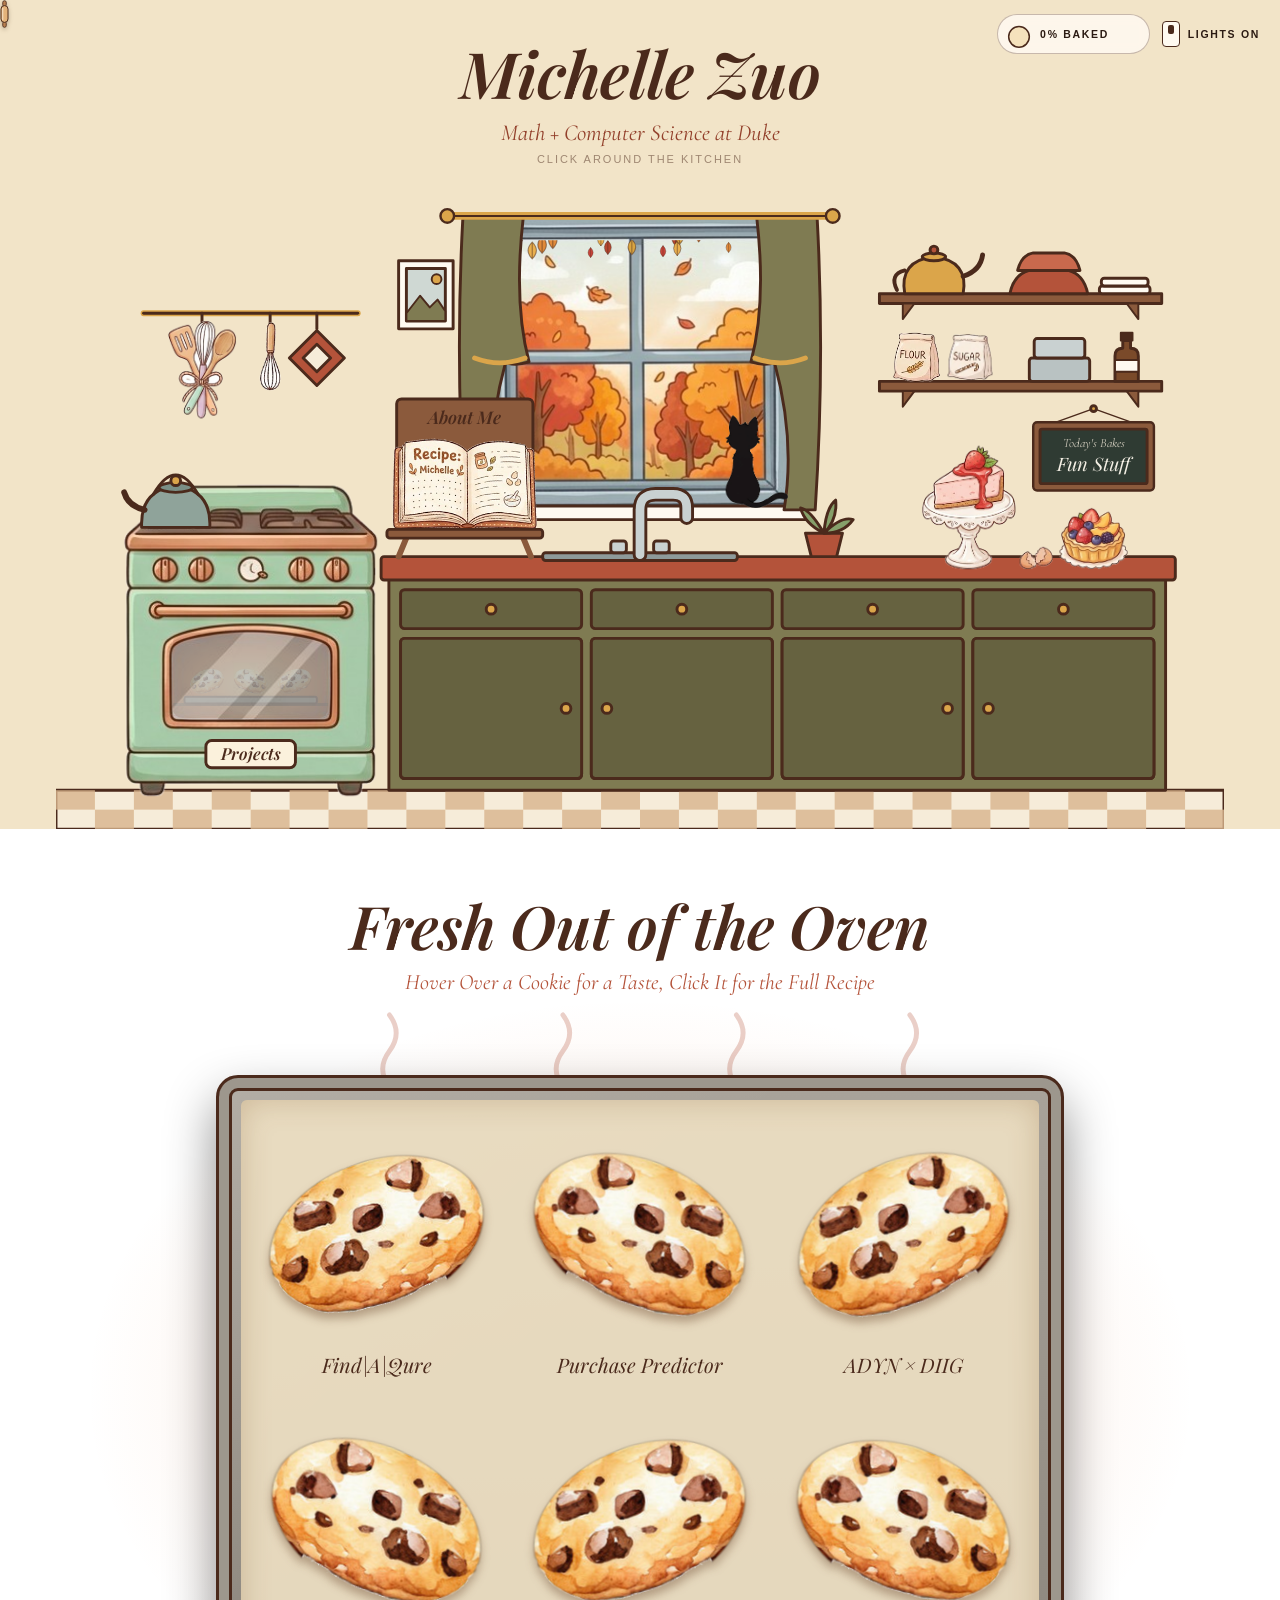
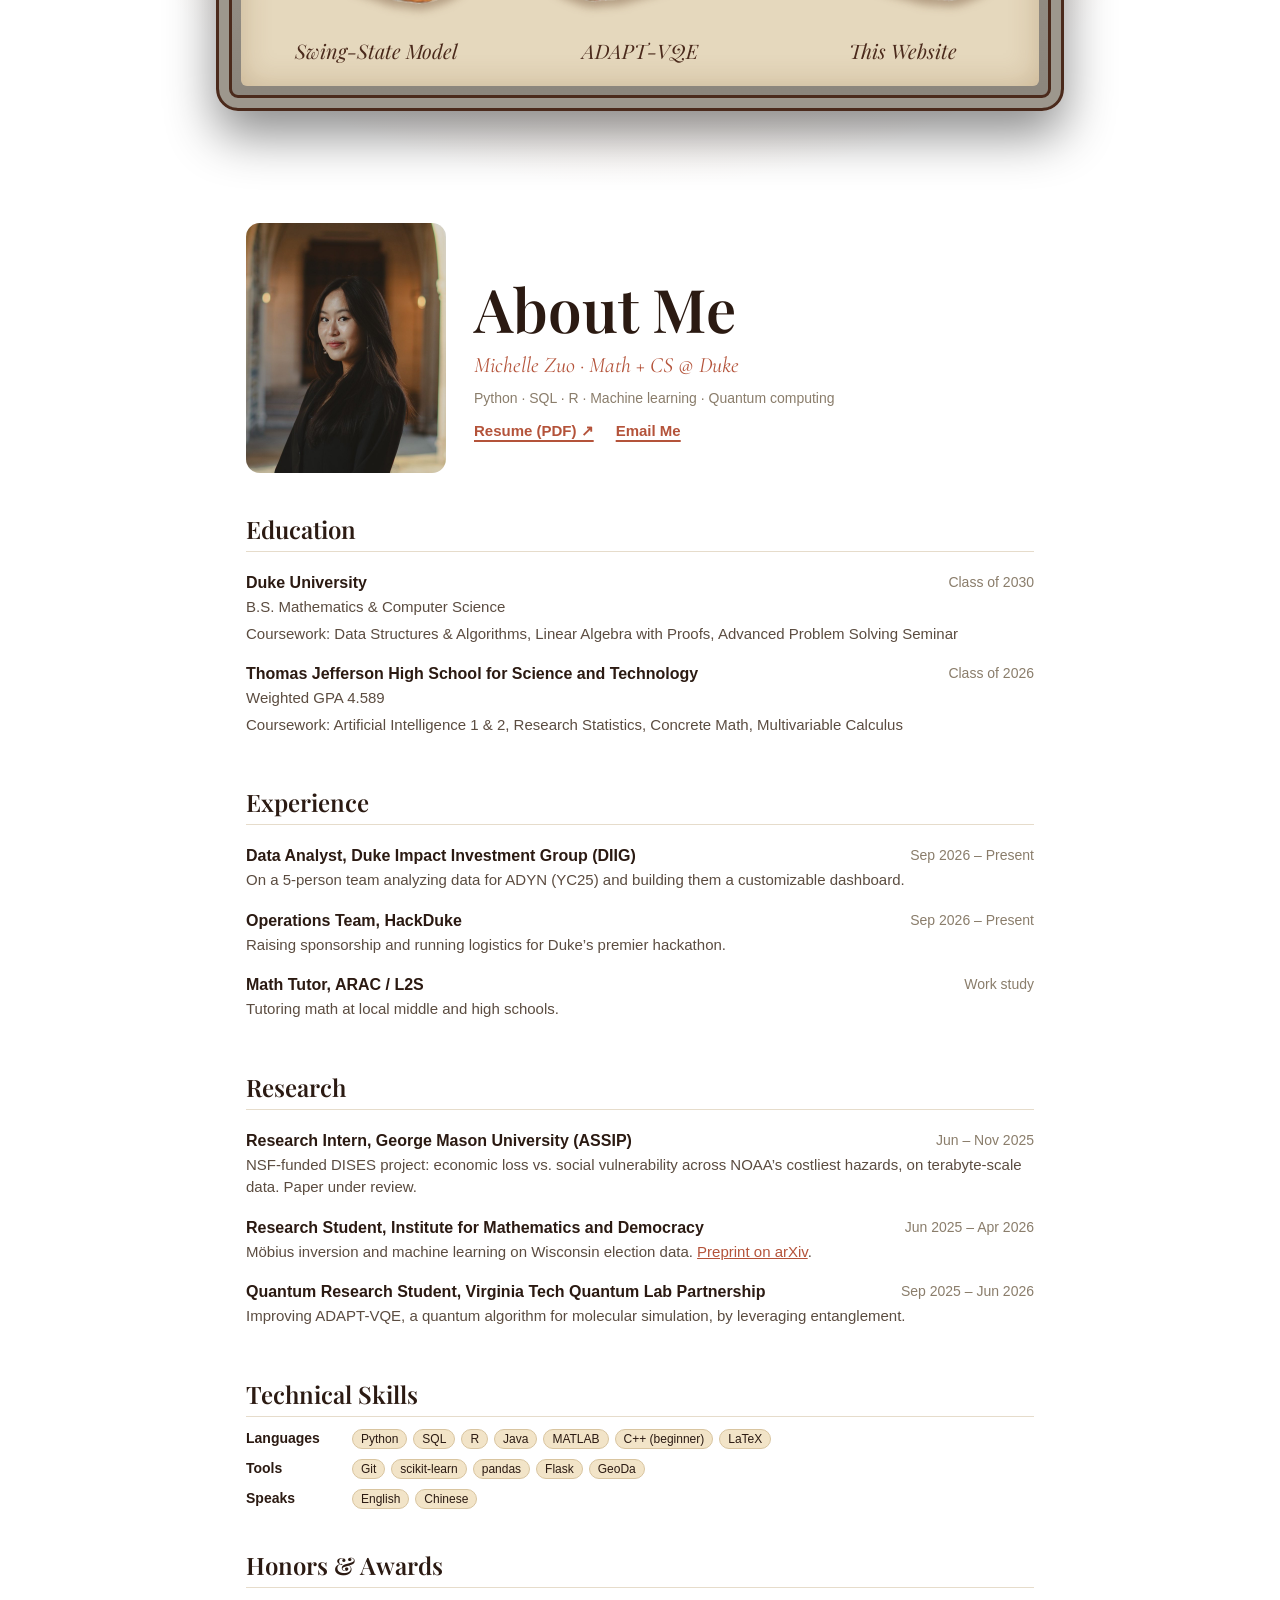
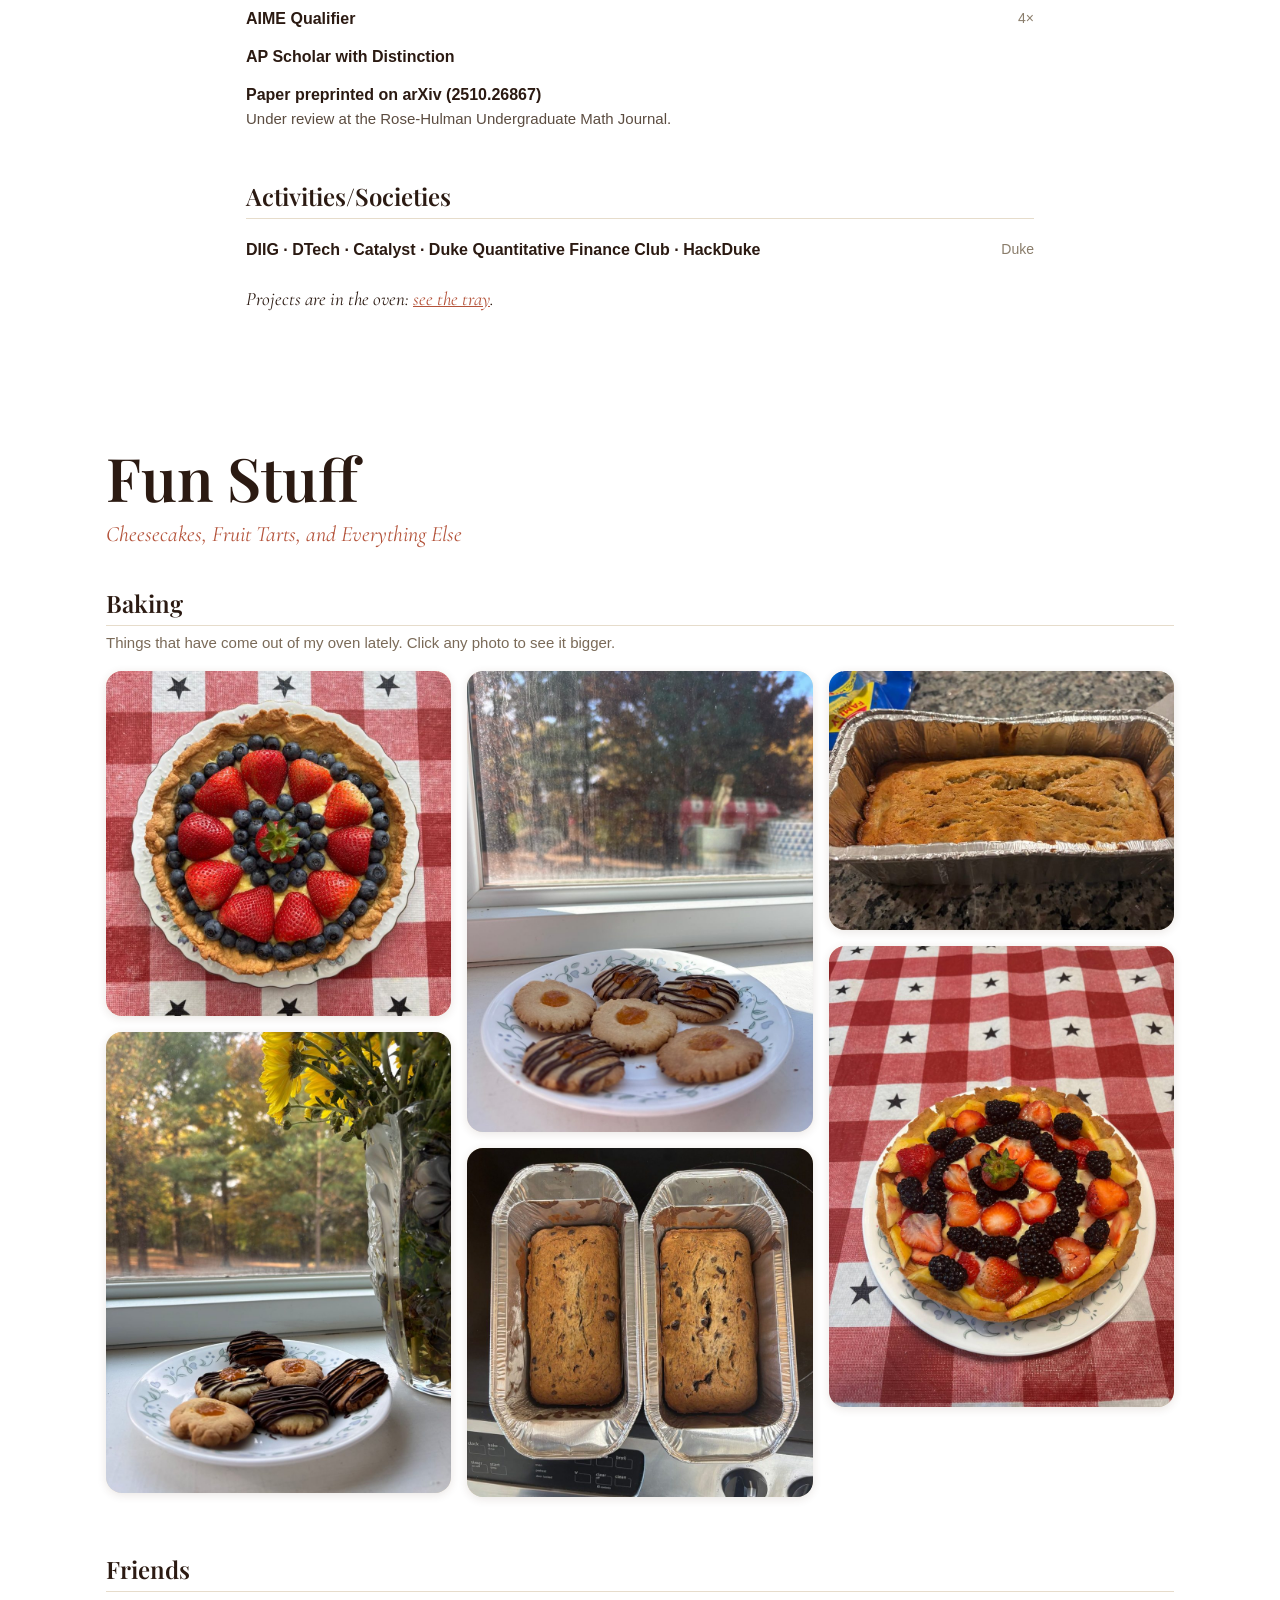
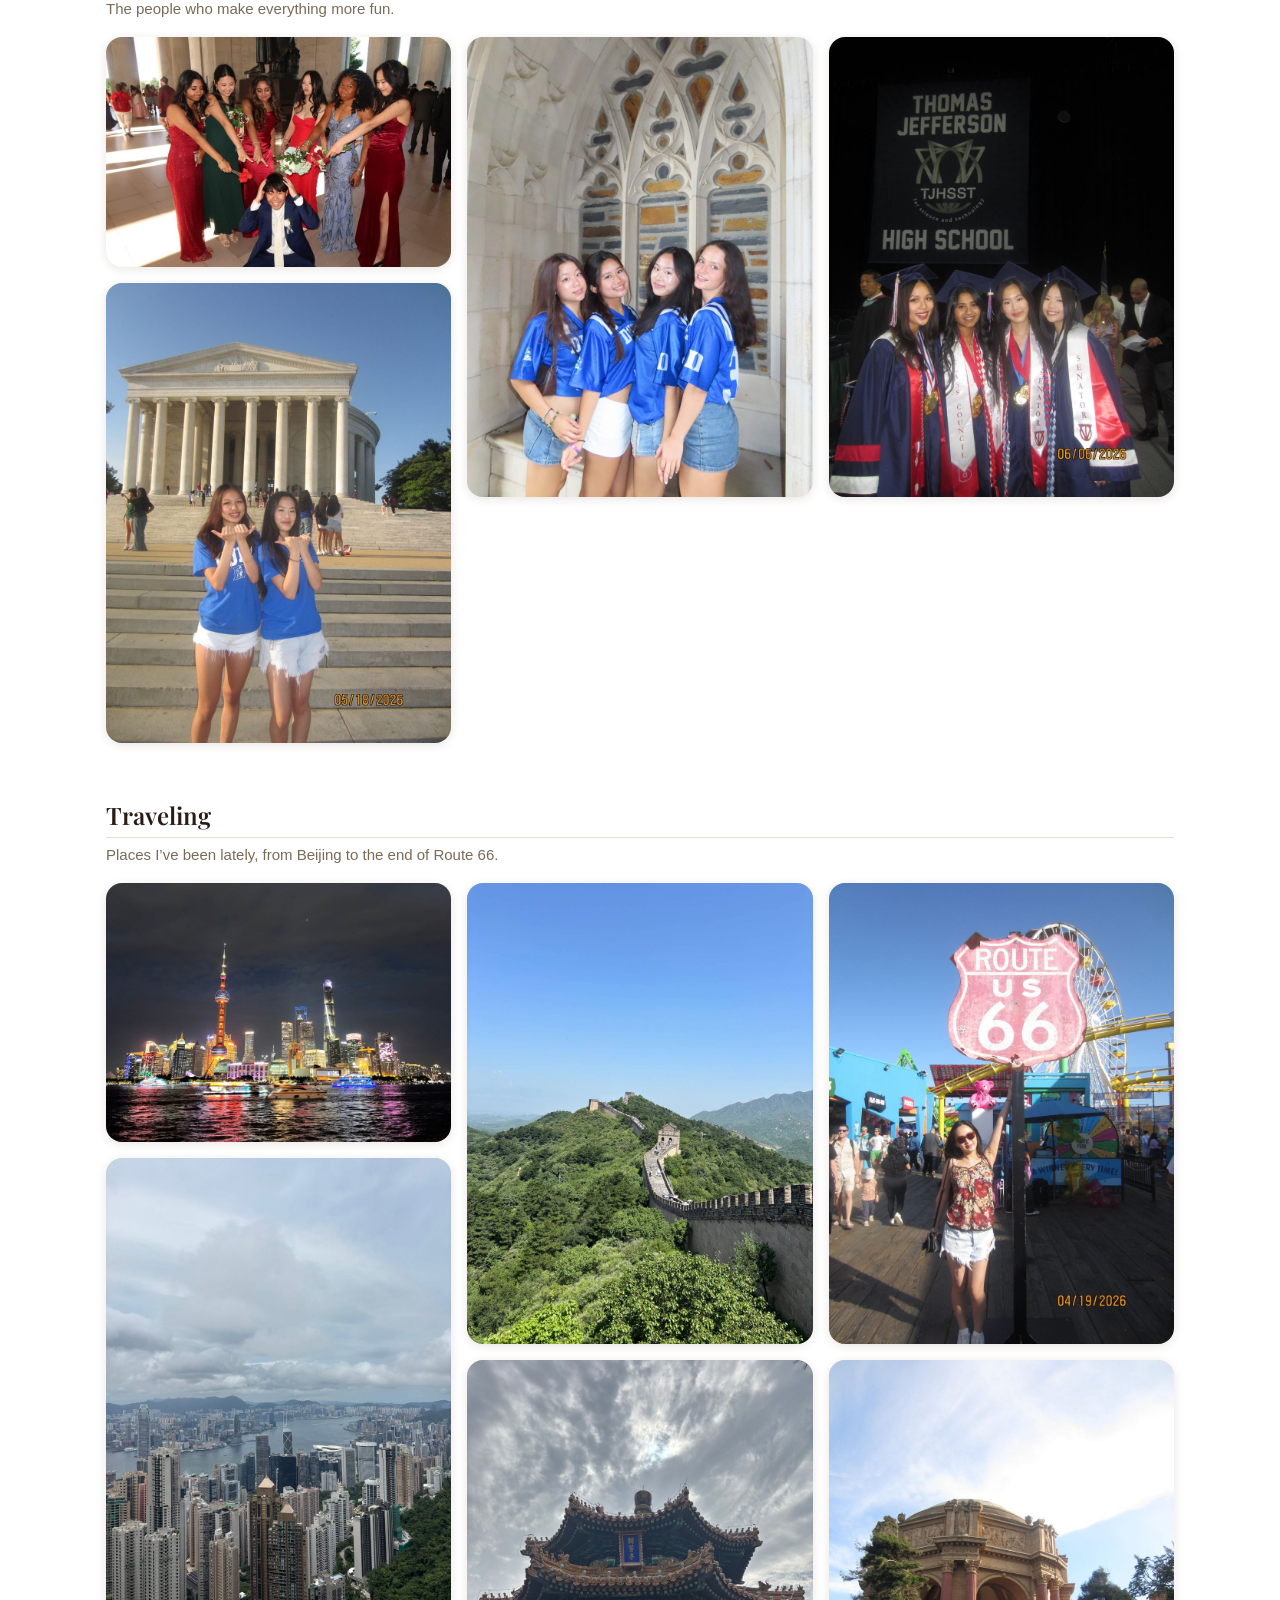
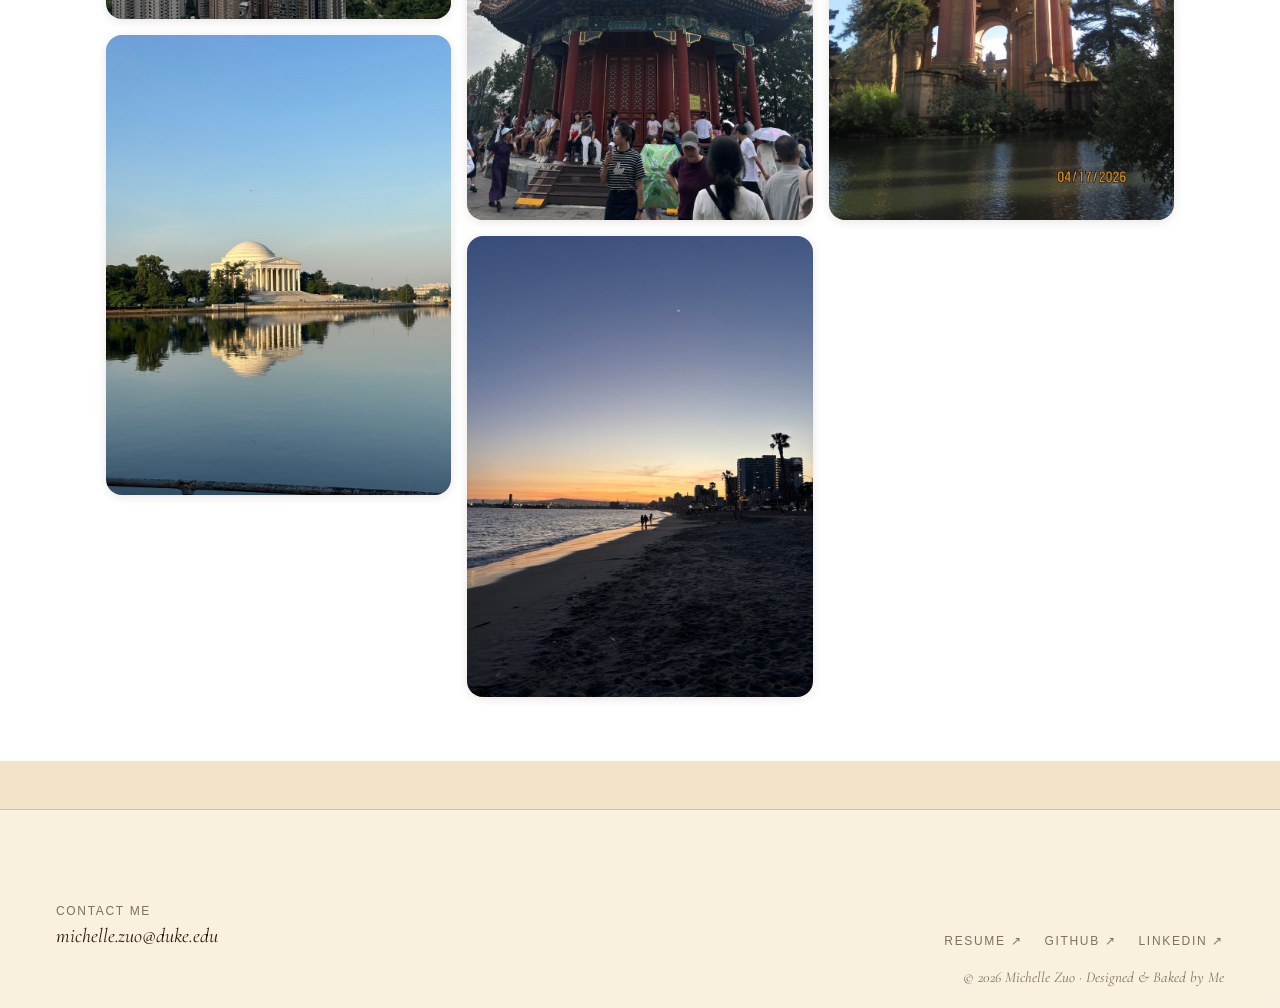
<file: index.html>
<!DOCTYPE html>
<html lang="en">
<head>
  <meta charset="utf-8">
  <meta name="viewport" content="width=device-width, initial-scale=1">
  <title>Michelle Zuo</title>
  <meta name="description" content="Michelle Zuo — math + cs at Duke">
  <link rel="icon" href="data:image/svg+xml,<svg xmlns='http://www.w3.org/2000/svg' viewBox='0 0 100 100'><text y='.9em' font-size='90'>🍪</text></svg>">
  <link rel="preconnect" href="https://fonts.googleapis.com">
  <link rel="preconnect" href="https://fonts.gstatic.com" crossorigin>
  <link href="https://fonts.googleapis.com/css2?family=Cormorant+Garamond:ital,wght@0,400;0,500;1,400;1,500&family=Playfair+Display:ital,wght@0,400;0,600;1,400;1,600&display=swap" rel="stylesheet">
  <script>try{if(localStorage.getItem('theme')==='dark')document.documentElement.dataset.theme='dark'}catch(e){}</script>
  <link rel="stylesheet" href="css/style.css?v=26">
</head>
<body class="kitchen-page">

  <header class="hello">
    <h1>Michelle Zuo</h1>
    <p>Math + Computer Science at Duke</p>
    <p class="hint">Click Around the Kitchen</p>
  </header>

  <main class="kitchen-wrap">
    <svg class="kitchen" viewBox="0 110 1200 670" role="img" aria-labelledby="kt">
      <title id="kt">A cozy kitchen. Click the oven for projects, the recipe book for about me, and the dessert counter for fun stuff. Autumn leaves drift past the window.</title>
      <defs>
        <linearGradient id="sky" x1="0" y1="0" x2="0" y2="1">
          <stop offset="0" stop-color="#f7dcae"/>
          <stop offset="1" stop-color="#eaa66a"/>
        </linearGradient>
        <radialGradient id="ovenHeat" cx=".5" cy=".6" r=".7">
          <stop offset="0" stop-color="#ffd98a"/>
          <stop offset=".55" stop-color="#e9772f"/>
          <stop offset="1" stop-color="#7a2a12"/>
        </radialGradient>
        <clipPath id="glass"><rect x="476" y="175" width="248" height="245"/></clipPath>
        <clipPath id="ovenWin"><rect x="120" y="578" width="160" height="88" rx="10"/></clipPath>
      </defs>

      <!-- wall -->
      <rect x="0" y="110" width="1200" height="630" fill="var(--wall)"/>

      <!-- floor -->
      <g>
        <rect x="0" y="740" width="1200" height="40" fill="var(--cream)" class="ol"/>
        <g fill="#d9b58e" opacity=".8">
          <rect x="0" y="740" width="40" height="20"/><rect x="80" y="740" width="40" height="20"/><rect x="160" y="740" width="40" height="20"/><rect x="240" y="740" width="40" height="20"/><rect x="320" y="740" width="40" height="20"/><rect x="400" y="740" width="40" height="20"/><rect x="480" y="740" width="40" height="20"/><rect x="560" y="740" width="40" height="20"/><rect x="640" y="740" width="40" height="20"/><rect x="720" y="740" width="40" height="20"/><rect x="800" y="740" width="40" height="20"/><rect x="880" y="740" width="40" height="20"/><rect x="960" y="740" width="40" height="20"/><rect x="1040" y="740" width="40" height="20"/><rect x="1120" y="740" width="40" height="20"/>
          <rect x="40" y="760" width="40" height="20"/><rect x="120" y="760" width="40" height="20"/><rect x="200" y="760" width="40" height="20"/><rect x="280" y="760" width="40" height="20"/><rect x="360" y="760" width="40" height="20"/><rect x="440" y="760" width="40" height="20"/><rect x="520" y="760" width="40" height="20"/><rect x="600" y="760" width="40" height="20"/><rect x="680" y="760" width="40" height="20"/><rect x="760" y="760" width="40" height="20"/><rect x="840" y="760" width="40" height="20"/><rect x="920" y="760" width="40" height="20"/><rect x="1000" y="760" width="40" height="20"/><rect x="1080" y="760" width="40" height="20"/><rect x="1160" y="760" width="40" height="20"/>
        </g>
      </g>

      <!-- utensil rail -->
      <g class="ol" fill="none">
        <line x1="90" y1="250" x2="310" y2="250" stroke-width="6" stroke="var(--mustard)"/>
        <line x1="90" y1="250" x2="310" y2="250"/>
        <!-- utensil bundle + whisk stickers hanging off strings -->
        <path d="M150 250 V264"/>
        <image href="assets/stickers/utensils.png" x="115" y="258" width="70" height="100"/>
        <path d="M220 250 V262"/>
        <image href="assets/stickers/whisk.png" x="208.5" y="258" width="23" height="72"/>
        <!-- potholder -->
        <path d="M268 250 V266"/>
        <rect x="248" y="276" width="40" height="40" transform="rotate(45 268 296)" fill="var(--terracotta)"/>
        <rect x="258" y="286" width="20" height="20" transform="rotate(45 268 296)" fill="var(--cream)"/>
      </g>

      <!-- ============ OVEN → projects ============ -->
      <a id="oven" class="hotspot" href="#projects" aria-label="Open the oven: projects">
        <g class="lift">
          <image href="assets/stickers/oven.png" x="70" y="426" width="260" height="320.2"/>

          <!-- cookies baking behind the sticker's glass: faint by default, glowing on hover -->
          <g clip-path="url(#ovenWin)">
            <g class="oven-glow">
              <rect x="120" y="578" width="160" height="88" fill="url(#ovenHeat)"/>
              <line x1="120" y1="652" x2="280" y2="652" stroke="#6b3a1f" stroke-width="3"/>
              <rect x="132" y="644" width="136" height="7" rx="2" fill="#9d978d" stroke="var(--line)" stroke-width="2"/>
              <!-- same watercolor cookie as the projects tray, middle one mirrored -->
              <image href="assets/cookies/cookie-a.png" x="137" y="610" width="36" height="36"/>
              <image href="assets/cookies/cookie-a.png" x="182" y="610" width="36" height="36" transform="translate(400 0) scale(-1 1)"/>
              <image href="assets/cookies/cookie-a.png" x="227" y="610" width="36" height="36"/>
            </g>
            <path class="oven-hot" d="M124 660 l12 -6 l12 6 l12 -6 l12 6 l12 -6 l12 6 l12 -6 l12 6 l12 -6 l12 6 l12 -6 l12 6" fill="none" stroke="#ff6a2a" stroke-width="3"/>
          </g>

          <!-- kettle on the back-left burner -->
          <g class="ol" transform="translate(-12 -16)">
            <path d="M100 486 Q98 448 135 443 Q172 448 170 486 Z" fill="#8fa39a"/>
            <path d="M103 468 Q86 464 82 450" fill="none" stroke-width="6" stroke="var(--line)"/>
            <path d="M112 452 Q135 412 158 452" fill="none"/>
            <ellipse cx="135" cy="445" rx="17" ry="5" fill="#7a8f86"/>
            <circle cx="135" cy="438" r="5" fill="var(--mustard)"/>
          </g>

          <!-- nameplate on the bottom drawer, so the label sits on a clean background -->
          <rect x="154" y="689" width="92" height="28" rx="6" fill="#fbf1dc" class="ol" stroke-width="2"/>
          <text x="200" y="709" text-anchor="middle" class="serif" font-size="17" font-weight="600" fill="var(--line)">Projects</text>
          <line class="uline" x1="172" y1="712" x2="228" y2="712" stroke="var(--terracotta)" stroke-width="1.5"/>
        </g>

        <g class="steam" transform="translate(0,-16)">
          <path d="M180 440 q-10 -14 0 -28 q10 -14 0 -28"/>
          <path d="M200 440 q-10 -14 0 -28 q10 -14 0 -28"/>
          <path d="M220 440 q-10 -14 0 -28 q10 -14 0 -28"/>
        </g>
      </a>

      <!-- little framed picture -->
      <g class="ol">
        <rect x="352" y="196" width="56" height="70" fill="var(--paper)"/>
        <rect x="360" y="204" width="40" height="54" fill="#cfd8d3"/>
        <path d="M360 250 L374 232 L384 244 L392 236 L400 248 V258 H360 Z" fill="var(--olive)" stroke-width="2"/>
        <circle cx="391" cy="215" r="5" fill="var(--mustard)" stroke-width="2"/>
      </g>

      <!-- ============ WINDOW ============ -->
      <image href="assets/stickers/window.png" x="445" y="146" width="310" height="302.8"/>
      <g clip-path="url(#glass)">
        <!-- night sky + moon (only show when the lights are off) -->
        <rect class="night-glass" x="476" y="175" width="248" height="245" fill="#1b2340"/>
        <circle class="sun" cx="530" cy="230" r="20" fill="#f4f0e2"/>
        <g class="leaves" id="leaves"></g>
      </g>
      <!-- sill -->
      <rect x="428" y="448" width="344" height="14" fill="var(--paper)" class="ol"/>

      <!-- curtains + rod -->
      <g class="ol">
        <path d="M418 152 H480 Q470 240 486 300 Q470 305 462 300 Q440 380 452 452 H420 Q410 300 418 152 Z" fill="var(--olive)"/>
        <path d="M782 152 H720 Q730 240 714 300 Q730 305 738 300 Q760 380 748 452 H780 Q790 300 782 152 Z" fill="var(--olive)"/>
        <path d="M430 296 Q456 306 482 296" fill="none" stroke="var(--mustard)" stroke-width="5"/>
        <path d="M770 296 Q744 306 718 296" fill="none" stroke="var(--mustard)" stroke-width="5"/>
      </g>
      <g class="ol">
        <line x1="404" y1="150" x2="796" y2="150" stroke="var(--mustard)" stroke-width="8"/>
        <line x1="404" y1="150" x2="796" y2="150" stroke-width="2"/>
        <circle cx="402" cy="150" r="7" fill="var(--mustard)" stroke-width="2.5"/>
        <circle cx="798" cy="150" r="7" fill="var(--mustard)" stroke-width="2.5"/>
      </g>

      <!-- cat on sill, looking out -->
      <!-- tail is its own layer behind the body so it can wag; it pivots where it leaves the body -->
      <image class="tail" href="assets/stickers/cat-tail.png" x="688" y="355" width="64" height="95"/>
      <image href="assets/stickers/cat.png?v=2" x="688" y="355" width="64" height="95"/>

      <!-- ============ COUNTER + CABINETS ============ -->
      <rect x="342" y="522" width="798" height="218" fill="var(--olive)" class="ol"/>
      <!-- drawers -->
      <g class="ol" fill="var(--olive-dark)" stroke-width="2.5">
        <rect x="354" y="534" width="186" height="40" rx="4"/>
        <rect x="550" y="534" width="186" height="40" rx="4"/>
        <rect x="746" y="534" width="186" height="40" rx="4"/>
        <rect x="942" y="534" width="186" height="40" rx="4"/>
      </g>
      <g fill="var(--mustard)" class="ol" stroke-width="2">
        <circle cx="447" cy="554" r="5"/><circle cx="643" cy="554" r="5"/>
        <circle cx="839" cy="554" r="5"/><circle cx="1035" cy="554" r="5"/>
      </g>

      <!-- cabinet doors: click to open. the insides are empty for now; draw things into .cab-inside later -->
      <g class="cabinet" id="cabinet-1" role="button" tabindex="0" aria-pressed="false" aria-label="Open cabinet 1">
        <g class="cab-inside">
          <rect x="354" y="584" width="186" height="144" rx="4" fill="#3a2a1f" class="ol" stroke-width="2.5"/>
          <rect x="360" y="590" width="174" height="14" fill="#2a1d15"/>
          <line x1="358" y1="656" x2="536" y2="656" stroke="#6b4a33" stroke-width="5"/>
          <!-- inside -->
          <path d="M376.0 694 H472.0 Q468.0 724 424 724 Q380.0 724 376.0 694 Z" fill="#8fa39a" class="ol" stroke-width="2.5"/><path d="M382.0 700 H466.0" stroke="#fffaf1" stroke-width="3" opacity=".6"/><path d="M394.0 684 H454.0 Q450.0 704 424 704 Q398.0 704 394.0 684 Z" fill="var(--terracotta)" class="ol" stroke-width="2.5"/><path d="M400.0 690 H448.0" stroke="#fffaf1" stroke-width="3" opacity=".6"/><path d="M445.0 635 H495.0 Q491.0 653 470 653 Q449.0 653 445.0 635 Z" fill="var(--mustard)" class="ol" stroke-width="2.5"/><path d="M451.0 641 H489.0" stroke="#fffaf1" stroke-width="3" opacity=".6"/>
        </g>
        <g class="cab-door" style="transform-origin: 354px 656px">
          <rect x="354" y="584" width="186" height="144" rx="4" fill="var(--olive-dark)" class="ol" stroke-width="2.5"/>
          <circle cx="524" cy="656" r="5" fill="var(--mustard)" class="ol" stroke-width="2"/>
        </g>
      </g>
      <g class="cabinet" id="cabinet-2" role="button" tabindex="0" aria-pressed="false" aria-label="Open cabinet 2">
        <g class="cab-inside">
          <rect x="550" y="584" width="186" height="144" rx="4" fill="#3a2a1f" class="ol" stroke-width="2.5"/>
          <rect x="556" y="590" width="174" height="14" fill="#2a1d15"/>
          <line x1="554" y1="656" x2="732" y2="656" stroke="#6b4a33" stroke-width="5"/>
          <!-- inside -->
          <rect x="572" y="642" width="16" height="8" rx="4" fill="#b98050" class="ol" stroke-width="2"/><rect x="698" y="642" width="16" height="8" rx="4" fill="#b98050" class="ol" stroke-width="2"/><rect x="586" y="639" width="114" height="15" rx="7" fill="#e3b27a" class="ol" stroke-width="2.5"/><path d="M591.0 690 H695.0 Q691.0 724 643 724 Q595.0 724 591.0 690 Z" fill="#f3ead8" class="ol" stroke-width="2.5"/><path d="M597.0 696 H689.0" stroke="#fffaf1" stroke-width="3" opacity=".6"/>
        </g>
        <g class="cab-door" style="transform-origin: 736px 656px">
          <rect x="550" y="584" width="186" height="144" rx="4" fill="var(--olive-dark)" class="ol" stroke-width="2.5"/>
          <circle cx="566" cy="656" r="5" fill="var(--mustard)" class="ol" stroke-width="2"/>
        </g>
      </g>
      <g class="cabinet" id="cabinet-3" role="button" tabindex="0" aria-pressed="false" aria-label="Open cabinet 3">
        <g class="cab-inside">
          <rect x="746" y="584" width="186" height="144" rx="4" fill="#3a2a1f" class="ol" stroke-width="2.5"/>
          <rect x="752" y="590" width="174" height="14" fill="#2a1d15"/>
          <line x1="750" y1="656" x2="928" y2="656" stroke="#6b4a33" stroke-width="5"/>
          <!-- inside -->
          <path d="M784.0 694 H894.0 Q890.0 724 839 724 Q788.0 724 784.0 694 Z" fill="var(--terracotta)" class="ol" stroke-width="2.5"/><path d="M790.0 700 H888.0" stroke="#fffaf1" stroke-width="3" opacity=".6"/><path d="M797.0 672 H881.0 Q877.0 696 839 696 Q801.0 696 797.0 672 Z" fill="#8fa39a" class="ol" stroke-width="2.5"/><path d="M803.0 678 H875.0" stroke="#fffaf1" stroke-width="3" opacity=".6"/><path d="M810.0 654 H868.0 Q864.0 672 839 672 Q814.0 672 810.0 654 Z" fill="#f3ead8" class="ol" stroke-width="2.5"/><path d="M816.0 660 H862.0" stroke="#fffaf1" stroke-width="3" opacity=".6"/><path d="M778.0 637 H822.0 Q818.0 653 800 653 Q782.0 653 778.0 637 Z" fill="var(--mustard)" class="ol" stroke-width="2.5"/><path d="M784.0 643 H816.0" stroke="#fffaf1" stroke-width="3" opacity=".6"/>
        </g>
        <g class="cab-door" style="transform-origin: 746px 656px">
          <rect x="746" y="584" width="186" height="144" rx="4" fill="var(--olive-dark)" class="ol" stroke-width="2.5"/>
          <circle cx="916" cy="656" r="5" fill="var(--mustard)" class="ol" stroke-width="2"/>
        </g>
      </g>
      <g class="cabinet" id="cabinet-4" role="button" tabindex="0" aria-pressed="false" aria-label="Open cabinet 4">
        <g class="cab-inside">
          <rect x="942" y="584" width="186" height="144" rx="4" fill="#3a2a1f" class="ol" stroke-width="2.5"/>
          <rect x="948" y="590" width="174" height="14" fill="#2a1d15"/>
          <line x1="946" y1="656" x2="1124" y2="656" stroke="#6b4a33" stroke-width="5"/>
          <!-- inside -->
          <path d="M1000.0 631 H1070.0 Q1066.0 653 1035 653 Q1004.0 653 1000.0 631 Z" fill="#8fa39a" class="ol" stroke-width="2.5"/><path d="M1006.0 637 H1064.0" stroke="#fffaf1" stroke-width="3" opacity=".6"/><rect x="962" y="712" width="16" height="8" rx="4" fill="#b98050" class="ol" stroke-width="2"/><rect x="1070" y="712" width="16" height="8" rx="4" fill="#b98050" class="ol" stroke-width="2"/><rect x="976" y="709" width="96" height="15" rx="7" fill="#e3b27a" class="ol" stroke-width="2.5"/>
        </g>
        <g class="cab-door" style="transform-origin: 1128px 656px">
          <rect x="942" y="584" width="186" height="144" rx="4" fill="var(--olive-dark)" class="ol" stroke-width="2.5"/>
          <circle cx="958" cy="656" r="5" fill="var(--mustard)" class="ol" stroke-width="2"/>
        </g>
      </g>

      <!-- countertop -->
      <rect x="334" y="500" width="816" height="24" rx="3" fill="var(--terracotta)" class="ol"/>

      <!-- ============ SINK (easter egg: tap it) ============ -->
      <g id="sink" class="hotspot" role="button" tabindex="0" aria-label="Turn the tap on or off" aria-pressed="false">
        <rect x="500" y="496" width="200" height="8" rx="3" fill="#8e9a9a" class="ol" stroke-width="2.5"/>
        <path d="M600 498 V452 Q600 436 616 436 H634 Q648 436 648 450 V460" fill="none" stroke="var(--line)" stroke-width="15" stroke-linecap="round"/>
        <path d="M600 498 V452 Q600 436 616 436 H634 Q648 436 648 450 V460" fill="none" stroke="#c9d1d1" stroke-width="9" stroke-linecap="round"/>
        <g class="ol" fill="#c9d1d1" stroke-width="2.5">
          <rect x="570" y="484" width="16" height="12" rx="3"/>
          <rect x="614" y="484" width="16" height="12" rx="3"/>
        </g>
        <g class="water">
          <line x1="648" y1="466" x2="648" y2="498" stroke="#9fd0e6" stroke-width="5" stroke-dasharray="8 4" stroke-linecap="round"/>
        </g>
      </g>
      <!-- plant on counter -->
      <g class="ol" stroke-width="2.5" transform="translate(48 0)">
        <path d="M722 476 H760 L754 500 H728 Z" fill="var(--terracotta)"/>
        <path d="M741 476 q-14 -24 -24 -26 q4 16 24 26 q2 -26 12 -34 q2 20 -12 34 q18 -18 30 -14 q-10 14 -30 14" fill="#86a06a"/>
      </g>

      <!-- ============ SHELVES ============ -->
      <g class="ol">
        <rect x="846" y="230" width="290" height="10" fill="var(--wood)"/>
        <rect x="846" y="320" width="290" height="10" fill="var(--wood)"/>
        <path d="M870 240 v16 l12 -16 z M1112 240 v16 l-12 -16 z M870 330 v16 l12 -16 z M1112 330 v16 l-12 -16 z" fill="var(--wood)" stroke-width="2"/>
      </g>
      <!-- teapot -->
      <g class="ol" stroke-width="2.5">
        <path d="M872 230 Q866 196 902 192 Q938 196 932 230 Z" fill="var(--mustard)"/>
        <path d="M932 212 Q950 206 952 190" fill="none" stroke-width="5"/>
        <path d="M872 206 q-16 4 -8 20" fill="none" stroke-width="4"/>
        <ellipse cx="902" cy="192" rx="12" ry="4" fill="var(--mustard)"/>
        <circle cx="902" cy="185" r="4" fill="var(--terracotta)"/>
      </g>
      <!-- stacked bowls + plates -->
      <g class="ol" stroke-width="2.5">
        <path d="M980 230 H1060 Q1056 210 1040 206 H1000 Q984 210 980 230 Z" fill="var(--terracotta)"/>
        <path d="M988 206 H1052 Q1048 190 1036 188 H1004 Q992 190 988 206 Z" fill="#c9694d"/>
        <rect x="1072" y="222" width="52" height="8" rx="3" fill="var(--paper)"/>
        <rect x="1074" y="214" width="48" height="8" rx="3" fill="var(--paper)"/>
      </g>
      <!-- flour + sugar bags -->
      <image href="assets/stickers/flour.png" x="860" y="270" width="48.4" height="50"/>
      <image href="assets/stickers/sugar.png" x="916" y="270" width="46.2" height="50"/>

      <!-- cake tins + vanilla on the shelf -->
      <g class="ol" stroke-width="2.5">
        <rect x="1000" y="296" width="62" height="24" rx="3" fill="#b9c2c2"/>
        <rect x="1005" y="276" width="52" height="20" rx="3" fill="#c9d1d1"/>
        <path d="M1088 320 V294 q0 -8 8 -8 V278 h8 V286 q8 0 8 8 V320 Z" fill="#7a4a2a"/>
        <rect x="1088" y="298" width="24" height="12" fill="var(--paper)" stroke-width="2"/>
        <rect x="1094" y="270" width="12" height="8" fill="var(--line)" stroke-width="2"/>
      </g>

      <!-- ============ RECIPE BOOK → about ============ -->
      <a id="book" class="hotspot" href="#about" aria-label="Recipe for Michelle: about me">
        <g class="lift">
          <!-- wooden recipe stand: tall backboard with the label, the book lying flat on the ledge, feet in front -->
          <g class="ol" stroke-width="2.5" fill="var(--wood)">
            <rect x="350" y="338" width="140" height="138" rx="5"/>
            <path d="M362 476 L352 500 M478 476 L488 500" fill="none" stroke="var(--wood)" stroke-width="6"/>
          </g>
          <text x="420" y="364" text-anchor="middle" class="serif" font-size="18" font-weight="600" fill="var(--line)">About Me</text>
          <line class="uline" x1="386" y1="369" x2="454" y2="369" stroke="var(--line)" stroke-width="1.5"/>
          <image href="assets/stickers/recipe-book.png?v=2" x="345" y="378" width="150" height="96.6"/>
          <rect x="340" y="472" width="160" height="9" rx="3" fill="var(--wood)" class="ol" stroke-width="2.5"/>
        </g>
      </a>

      <!-- ============ MESSY DESSERT COUNTER → fun ============ -->
      <a id="desserts" class="hotspot" href="#fun" aria-label="Today's bakes: fun stuff">
        <!-- chalkboard hanging under the shelf -->
        <g class="ol" stroke-width="2">
          <path d="M1066 348 L1016 366 M1066 348 L1116 366" fill="none" stroke-width="1.5"/>
          <circle cx="1066" cy="348" r="3" fill="var(--mustard)"/>
          <rect x="1004" y="362" width="124" height="70" rx="4" fill="var(--wood)" stroke-width="2.5"/>
          <rect x="1011" y="369" width="110" height="56" rx="2" fill="#2f3b33"/>
        </g>
        <text x="1066" y="387" text-anchor="middle" font-family="Cormorant Garamond, serif" font-style="italic" font-size="13" fill="#cfcabb">Today's Bakes</text>
        <text class="chalk serif" x="1066" y="412" text-anchor="middle" font-size="19" fill="#f3efe4">Fun Stuff</text>
        <path class="uline" d="M1032 418 q17 4 34 0 q17 -4 34 0" fill="none" stroke="#f3efe4" stroke-width="1.5"/>

        <g class="lift">
          <!-- hand-drawn stickers, set into the countertop a little so they sit on it -->
          <image href="assets/stickers/cheesecake.png" x="890" y="386" width="96" height="127"/>
          <image href="assets/stickers/eggshells.png" x="990" y="490" width="34" height="22.8"/>
          <image href="assets/stickers/fruit-tart.png" x="1031" y="450" width="70" height="62.8"/>
        </g>
      </a>
    </svg>

    <ul class="menu-list">
      <li><a href="#projects">Projects</a></li>
      <li><a href="#about">About Me</a></li>
      <li><a href="#fun">Fun Stuff</a></li>
    </ul>
  </main>

  <div class="below-kitchen">
    <section id="projects" class="projects-sec" aria-labelledby="projects-h">
      <header class="tray-head">
        <h2 id="projects-h" class="tray-title">Fresh Out of the Oven</h2>
        <p>Hover Over a Cookie for a Taste, Click It for the Full Recipe</p>
      </header>

      <div class="tray-stage">
        <svg class="tray-steam" viewBox="0 0 880 80" preserveAspectRatio="none" aria-hidden="true">
            <path d="M180 78 q-14 -18 0 -36 q14 -18 0 -36"/>
            <path d="M360 78 q-14 -18 0 -36 q14 -18 0 -36"/>
            <path d="M540 78 q-14 -18 0 -36 q14 -18 0 -36"/>
            <path d="M720 78 q-14 -18 0 -36 q14 -18 0 -36"/>
        </svg>
        <!-- oven mitt that slides the tray out of the oven, then lets go -->
        <svg class="mitt" viewBox="0 0 170 120" aria-hidden="true">
            <defs><clipPath id="mitt-hand"><path d="M40 30 Q40 16 60 16 H122 Q156 16 156 56 Q156 96 122 96 H60 Q40 96 40 82 Z"/></clipPath></defs>
            <path d="M86 20 Q84 -2 108 2 Q130 6 124 24 Z" fill="#b4533a" stroke="#4b2a1c" stroke-width="3" stroke-linejoin="round"/>
            <path d="M40 30 Q40 16 60 16 H122 Q156 16 156 56 Q156 96 122 96 H60 Q40 96 40 82 Z" fill="#b4533a" stroke="#4b2a1c" stroke-width="3"/>
            <g clip-path="url(#mitt-hand)" stroke="#f6ecd9" stroke-width="2" opacity=".35">
            <path d="M40 40 L100 100 M60 16 L140 96 M90 16 L156 82 M120 16 L156 52 M40 70 L66 96"/>
            <path d="M40 96 L120 16 M60 96 L140 16 M90 96 L156 30 M40 66 L90 16 M120 96 L156 60"/>
            </g>
            <rect x="6" y="22" width="40" height="68" rx="8" fill="#f6ecd9" stroke="#4b2a1c" stroke-width="3"/>
            <path d="M16 22 V90 M26 22 V90 M36 22 V90" stroke="#dba54a" stroke-width="3"/>
        </svg>
        <div class="tray">
            <div class="cookies" id="cookies"></div>
        </div>
      </div>
    </section>

    <section id="about" class="plain" aria-labelledby="about-h">
      <div class="about-top">
        <img class="photo" src="assets/me.jpg" alt="Michelle Zuo standing under the stone arches at Duke" width="800" height="1000">
        <div>
          <h2 id="about-h" class="big">About Me</h2>
          <p class="kicker">Michelle Zuo · Math + CS @ Duke</p>
          <p class="quick-facts">Python · SQL · R · Machine learning · Quantum computing</p>
          <div class="about-actions">
            <a class="btn" href="assets/resume.pdf" target="_blank" rel="noopener">Resume (PDF) ↗</a>
            <a class="btn" href="mailto:michelle.zuo@duke.edu">Email Me</a>
          </div>
        </div>
      </div>

      <h2>Education</h2>
      <ul class="entries">
        <li>
          <span class="what">Duke University</span>
          <span class="when">Class of 2030</span>
          <span class="detail">B.S. Mathematics &amp; Computer Science</span>
          <span class="detail">Coursework: Data Structures &amp; Algorithms, Linear Algebra with Proofs, Advanced Problem Solving Seminar</span>
        </li>
        <li>
          <span class="what">Thomas Jefferson High School for Science and Technology</span>
          <span class="when">Class of 2026</span>
          <span class="detail">Weighted GPA 4.589</span>
          <span class="detail">Coursework: Artificial Intelligence 1 &amp; 2, Research Statistics, Concrete Math, Multivariable Calculus</span>
        </li>
      </ul>

      <h2>Experience</h2>
      <ul class="entries">
        <li>
          <span class="what">Data Analyst, Duke Impact Investment Group (DIIG)</span>
          <span class="when">Sep 2026 – Present</span>
          <span class="detail">On a 5-person team analyzing data for ADYN (YC25) and building them a customizable dashboard.</span>
        </li>
        <li>
          <span class="what">Operations Team, HackDuke</span>
          <span class="when">Sep 2026 – Present</span>
          <span class="detail">Raising sponsorship and running logistics for Duke’s premier hackathon.</span>
        </li>
        <li>
          <span class="what">Math Tutor, ARAC / L2S</span>
          <span class="when">Work study</span>
          <span class="detail">Tutoring math at local middle and high schools.</span>
        </li>
      </ul>

      <h2>Research</h2>
      <ul class="entries">
        <li>
          <span class="what">Research Intern, George Mason University (ASSIP)</span>
          <span class="when">Jun – Nov 2025</span>
          <span class="detail">NSF-funded DISES project: economic loss vs. social vulnerability across NOAA’s costliest hazards, on terabyte-scale data. Paper under review.</span>
        </li>
        <li>
          <span class="what">Research Student, Institute for Mathematics and Democracy</span>
          <span class="when">Jun 2025 – Apr 2026</span>
          <span class="detail">Möbius inversion and machine learning on Wisconsin election data. <a href="https://arxiv.org/abs/2510.26867" target="_blank" rel="noopener">Preprint on arXiv</a>.</span>
        </li>
        <li>
          <span class="what">Quantum Research Student, Virginia Tech Quantum Lab Partnership</span>
          <span class="when">Sep 2025 – Jun 2026</span>
          <span class="detail">Improving ADAPT-VQE, a quantum algorithm for molecular simulation, by leveraging entanglement.</span>
        </li>
      </ul>

      <h2>Technical Skills</h2>
      <dl class="skills">
        <dt>Languages</dt>
        <dd class="chips"><span>Python</span><span>SQL</span><span>R</span><span>Java</span><span>MATLAB</span><span>C++ (beginner)</span><span>LaTeX</span></dd>
        <dt>Tools</dt>
        <dd class="chips"><span>Git</span><span>scikit-learn</span><span>pandas</span><span>Flask</span><span>GeoDa</span></dd>
        <dt>Speaks</dt>
        <dd class="chips"><span>English</span><span>Chinese</span></dd>
      </dl>

      <h2>Honors &amp; Awards</h2>
      <ul class="entries">
        <li>
          <span class="what">AIME Qualifier</span>
          <span class="when">4×</span>
        </li>
        <li>
          <span class="what">AP Scholar with Distinction</span>
        </li>
        <li>
          <span class="what">Paper preprinted on arXiv (2510.26867)</span>
          <span class="detail">Under review at the Rose-Hulman Undergraduate Math Journal.</span>
        </li>
      </ul>

      <h2>Activities/Societies</h2>
      <ul class="entries">
        <li>
          <span class="what">DIIG · DTech · Catalyst · Duke Quantitative Finance Club · HackDuke</span>
          <span class="when">Duke</span>
        </li>
      </ul>

      <p class="detail-note">Projects are in the oven: <a href="#projects">see the tray</a>.</p>
    </section>

    <section id="fun" class="plain wide" aria-labelledby="fun-h">
      <h2 id="fun-h" class="big">Fun Stuff</h2>
      <p class="kicker">Cheesecakes, Fruit Tarts, and Everything Else</p>

      <div class="board-group">
        <h2 id="baking-h">Baking</h2>
        <p class="board-note">Things that have come out of my oven lately. Click any photo to see it bigger.</p>
        <div class="board" data-board="baking"></div>
      </div>

      <div class="board-group">
        <h2 id="friends-h">Friends</h2>
        <p class="board-note">The people who make everything more fun.</p>
        <div class="board" data-board="friends"></div>
      </div>

      <div class="board-group">
        <h2 id="travel-h">Traveling</h2>
        <p class="board-note">Places I’ve been lately, from Beijing to the end of Route 66.</p>
        <div class="board" data-board="travel"></div>
      </div>
    </section>
  </div>

  <dialog id="recipe" class="recipe" aria-label="Project details">
    <button class="recipe-close" type="button" aria-label="Close">×</button>
    <div class="recipe-body"></div>
  </dialog>

  <dialog id="pin-view" class="pin-view" aria-label="Photo">
    <button class="recipe-close" type="button" aria-label="Close">×</button>
    <figure>
      <img alt="">
      <figcaption></figcaption>
    </figure>
  </dialog>

  <footer class="site-footer">
    <div class="footer-inner">
      <div class="footer-art">
        <!-- room for a drawing later -->
        <div class="footer-contact">
          <span class="contact-label">Contact Me</span>
          <a class="email" href="mailto:michelle.zuo@duke.edu">michelle.zuo@duke.edu</a>
        </div>
      </div>
      <nav class="footer-links" aria-label="Elsewhere">
        <a href="assets/resume.pdf" target="_blank" rel="noopener">Resume ↗</a>
        <a href="https://github.com/michellezuo" target="_blank" rel="noopener">GitHub ↗</a>
        <a href="https://www.linkedin.com/in/michellezuo/" target="_blank" rel="noopener">LinkedIn ↗</a>
      </nav>
    </div>
    <p class="footer-copy">© 2026 Michelle Zuo · Designed &amp; Baked by Me</p>
  </footer>

  <script>
    // leaves drifting past the window
    const leaves = document.getElementById('leaves');
    const leafColors = ['#c8453a', '#e08a3a', '#d9a441', '#b5462f', '#e9b04f'];
    for (let i = 0; i < 18; i++) {
      const g = document.createElementNS('http://www.w3.org/2000/svg', 'g');
      g.setAttribute('transform', `translate(${476 + Math.random() * 248} ${160 + Math.random() * 30}) scale(${0.8 + Math.random() * 0.7})`);
      const leaf = document.createElementNS('http://www.w3.org/2000/svg', 'path');
      leaf.setAttribute('d', 'M0 -6 Q6 0 0 6 Q-6 0 0 -6 Z M0 -6 V6');
      leaf.setAttribute('fill', leafColors[i % leafColors.length]);
      leaf.style.animationDuration = (7 + Math.random() * 7) + 's';
      leaf.style.animationDelay = (-Math.random() * 14) + 's';
      g.appendChild(leaf);
      leaves.appendChild(g);
    }

    // sink tap toggles water
    const sink = document.getElementById('sink');
    const toggle = () => {
      const on = sink.classList.toggle('on');
      sink.setAttribute('aria-pressed', on);
    };
    sink.addEventListener('click', toggle);

    // cabinet doors swing open and shut
    document.querySelectorAll('.cabinet').forEach((cab, i) => {
      const flip = () => {
        const open = cab.classList.toggle('open');
        cab.setAttribute('aria-pressed', open);
        cab.setAttribute('aria-label', `${open ? 'Close' : 'Open'} cabinet ${i + 1}`);
      };
      cab.addEventListener('click', flip);
      cab.addEventListener('keydown', e => {
        if (e.key === 'Enter' || e.key === ' ') { e.preventDefault(); flip(); }
      });
    });
    sink.addEventListener('keydown', e => {
      if (e.key === 'Enter' || e.key === ' ') { e.preventDefault(); toggle(); }
    });
  </script>
  <script src="js/projects.js?v=22"></script>
  <script src="js/fun.js?v=21"></script>
  <script src="js/progress.js?v=21"></script>
  <script src="js/theme.js?v=20"></script>
</body>
</html>
</file>
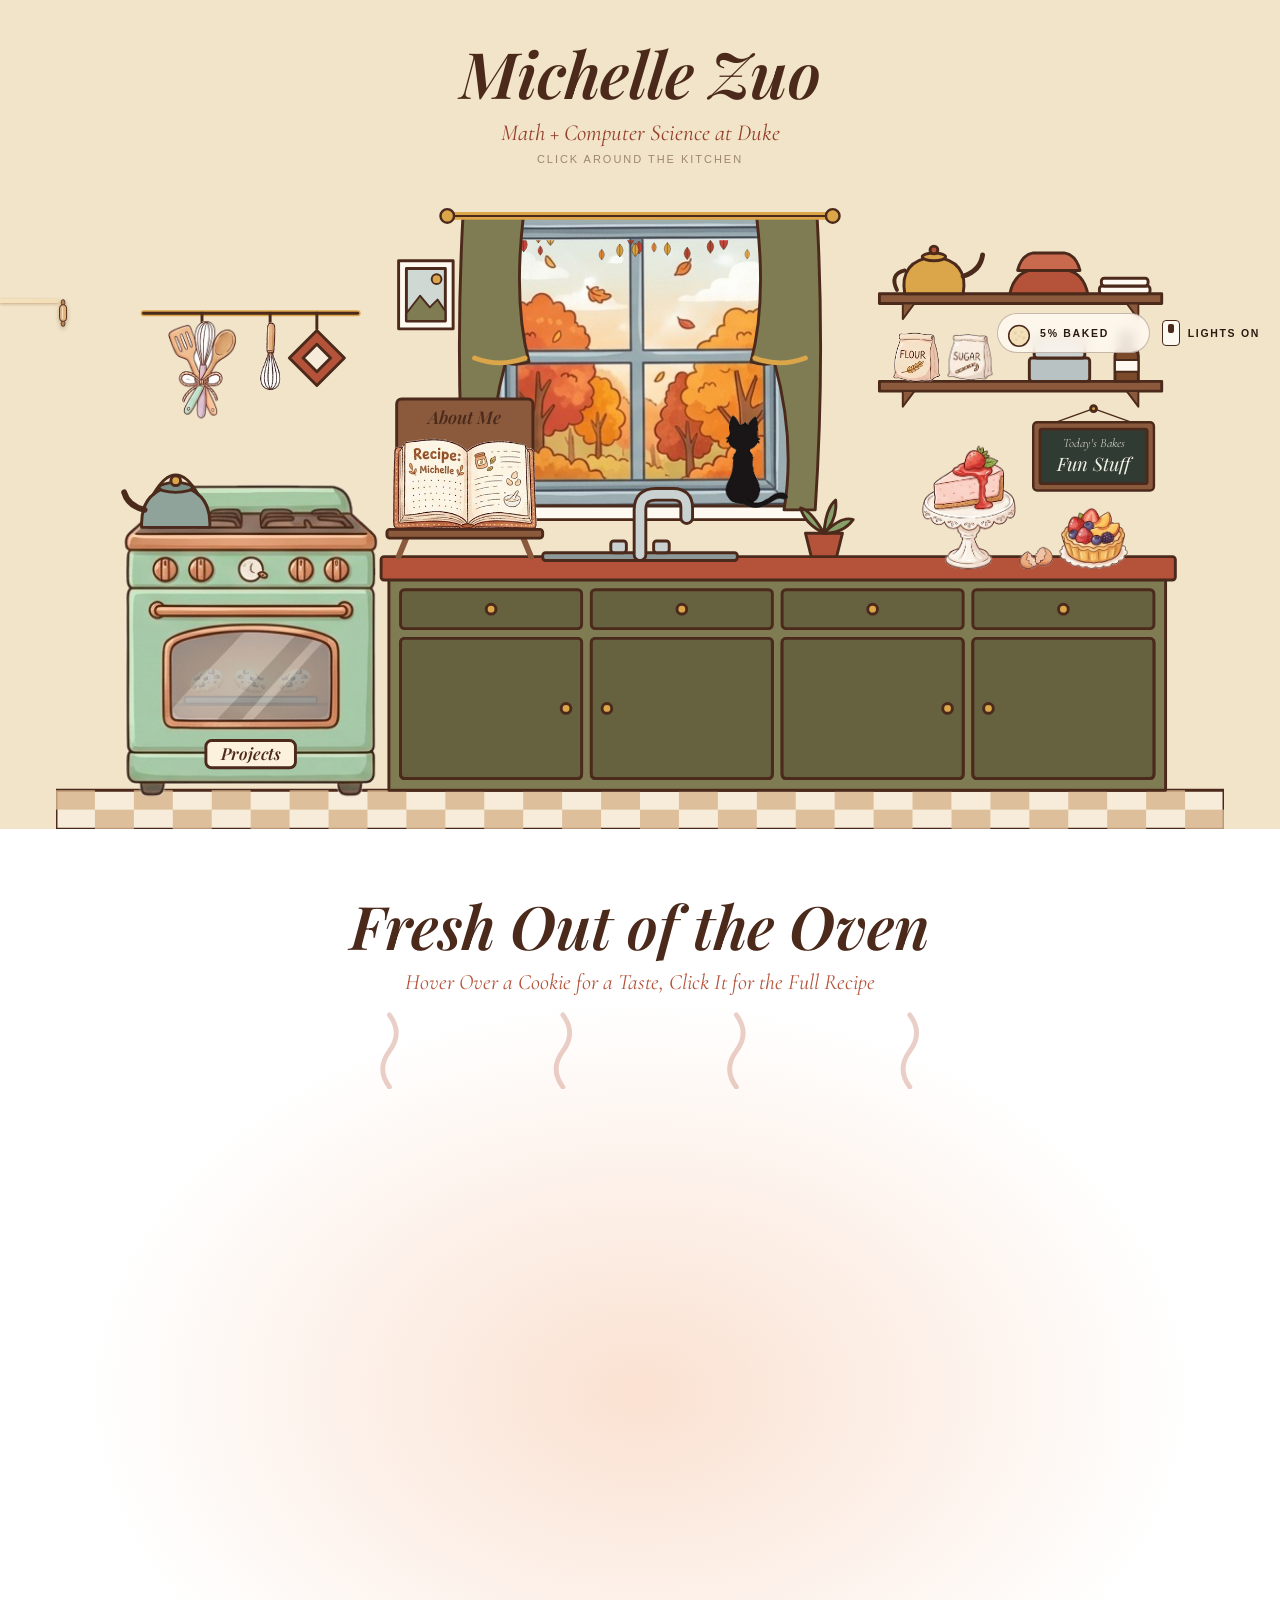
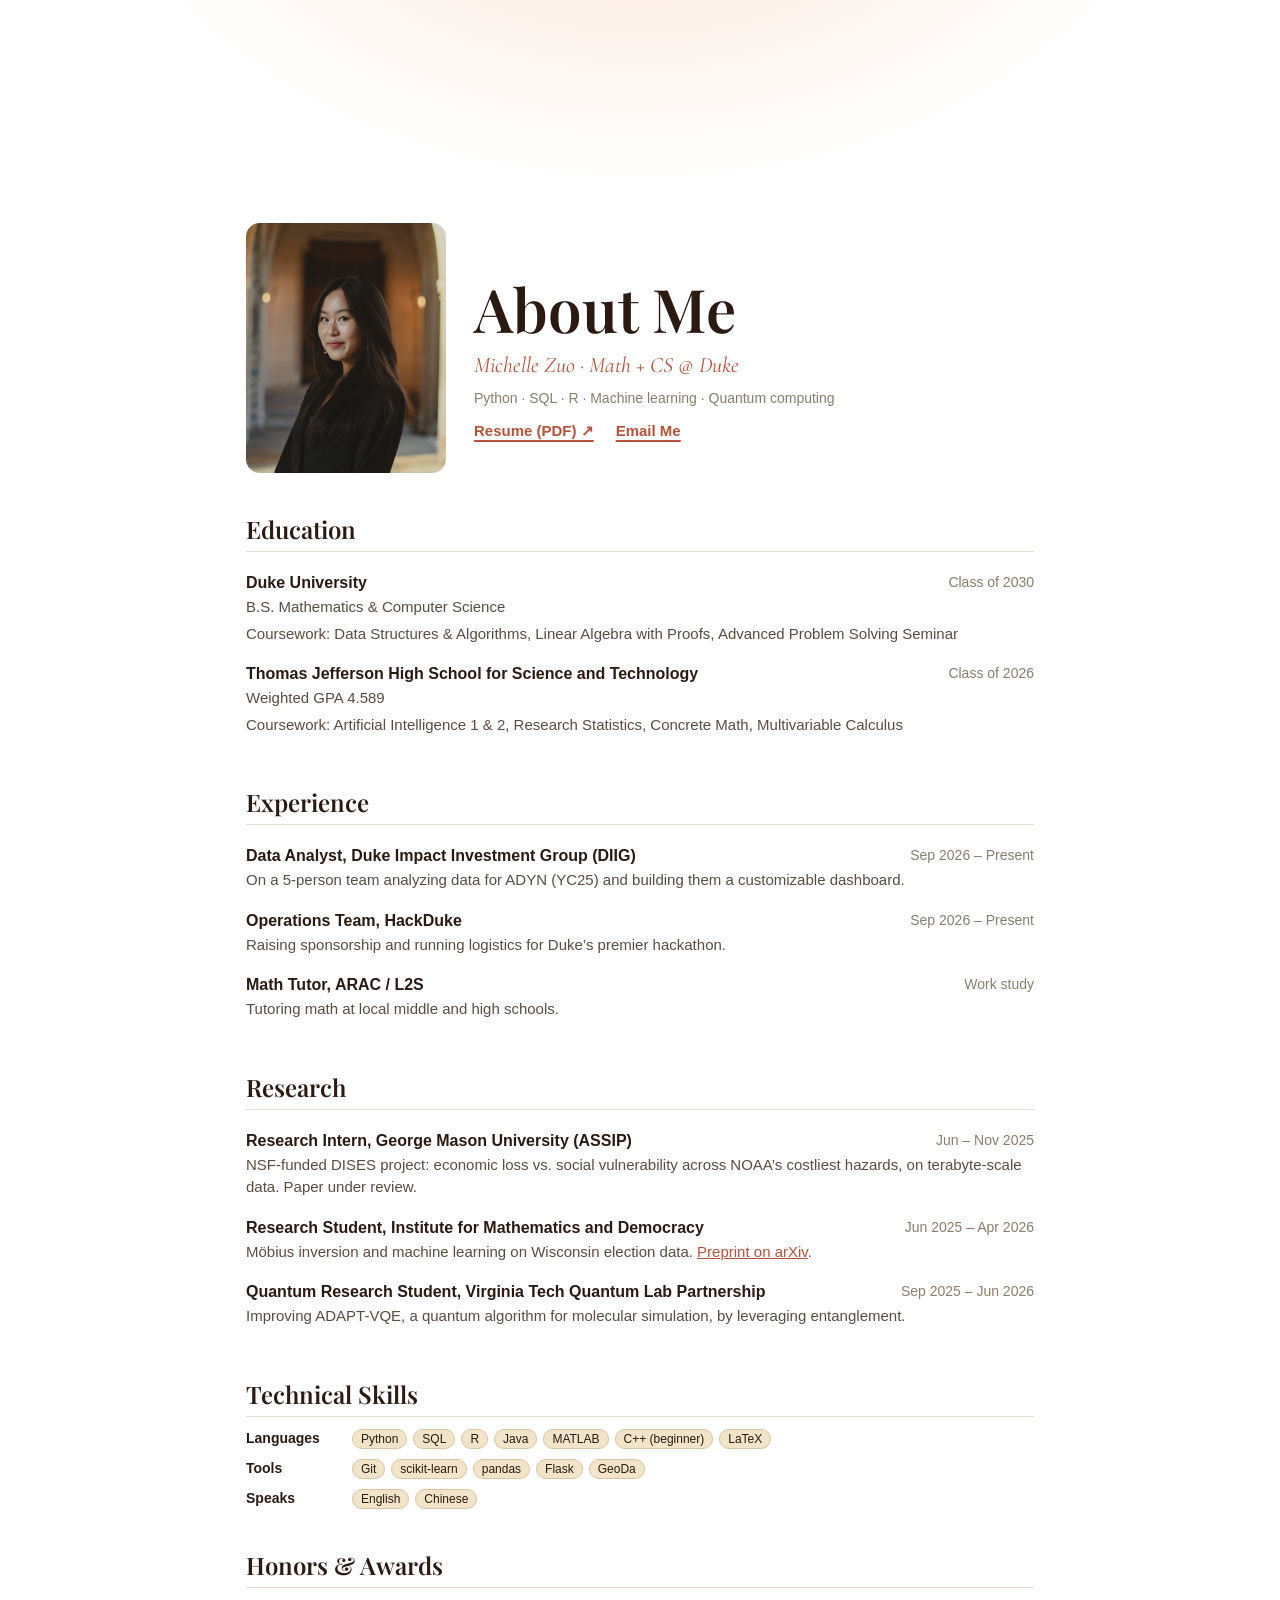
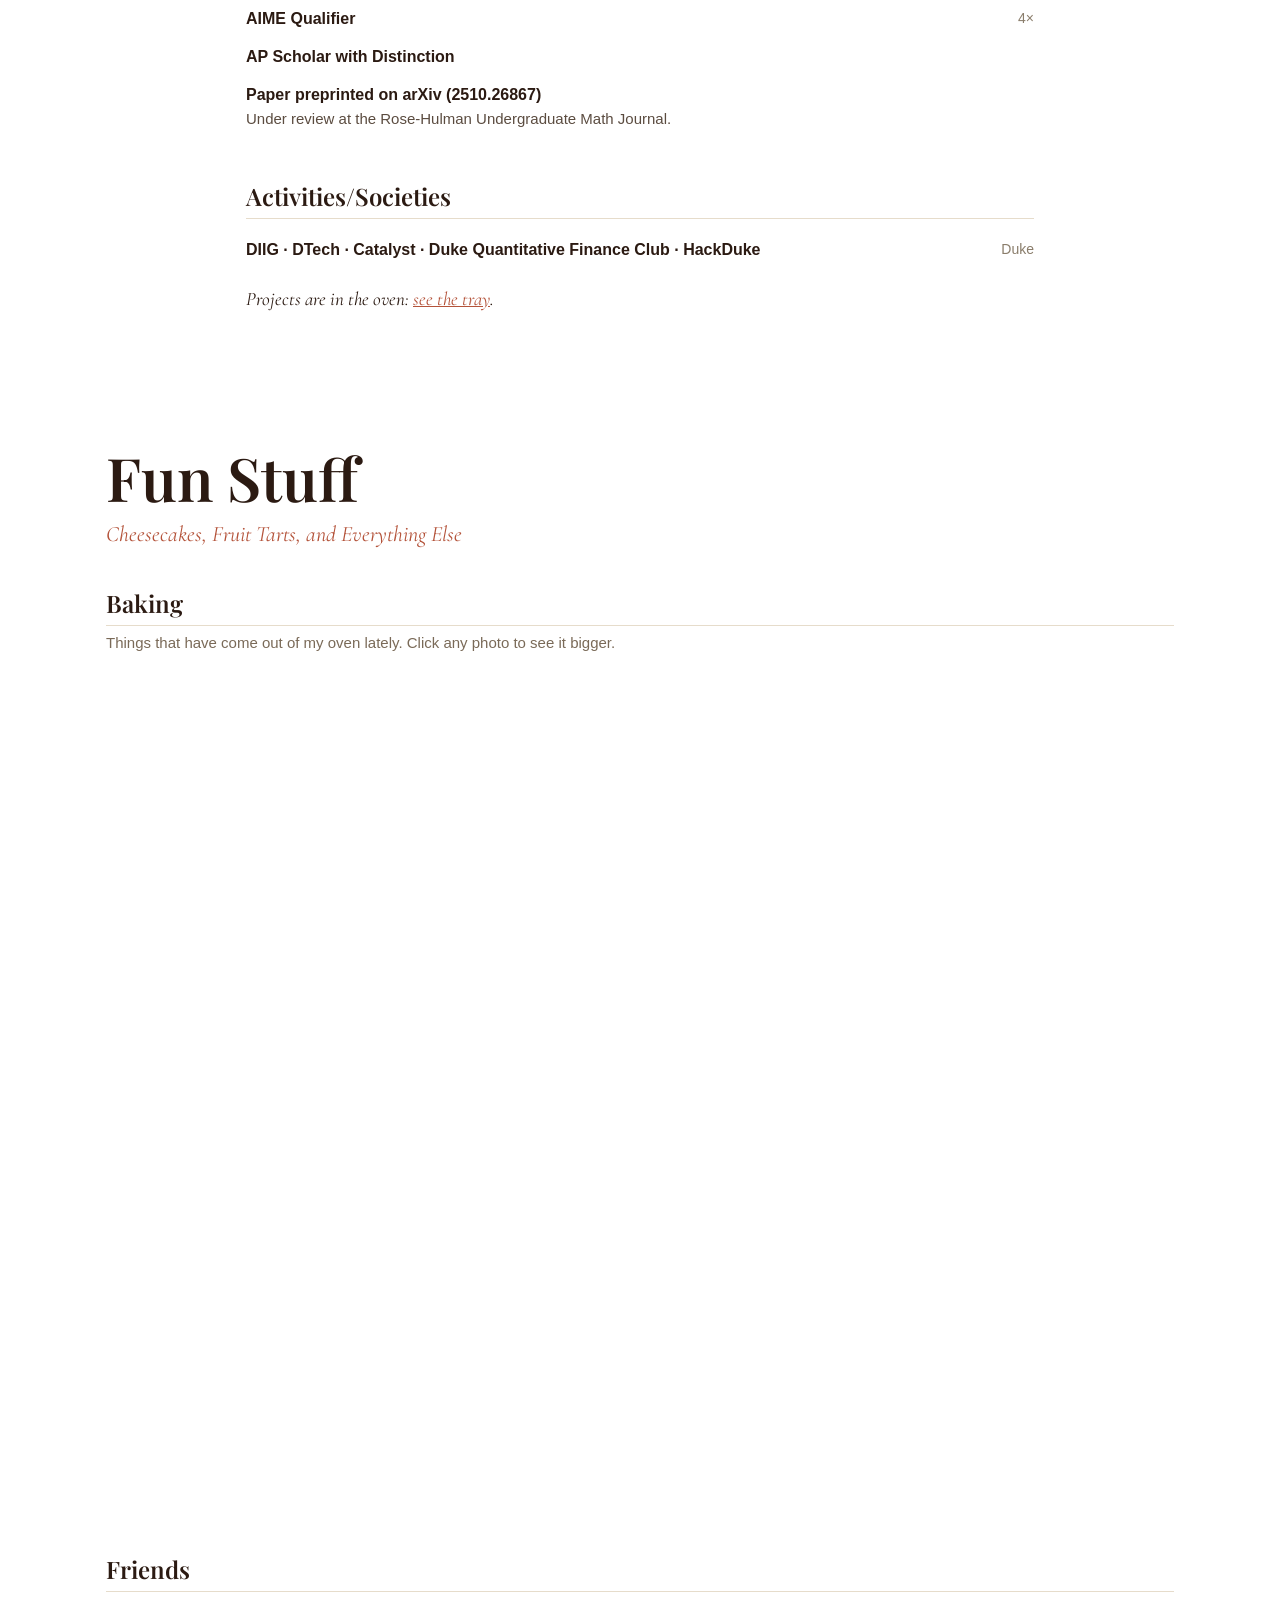
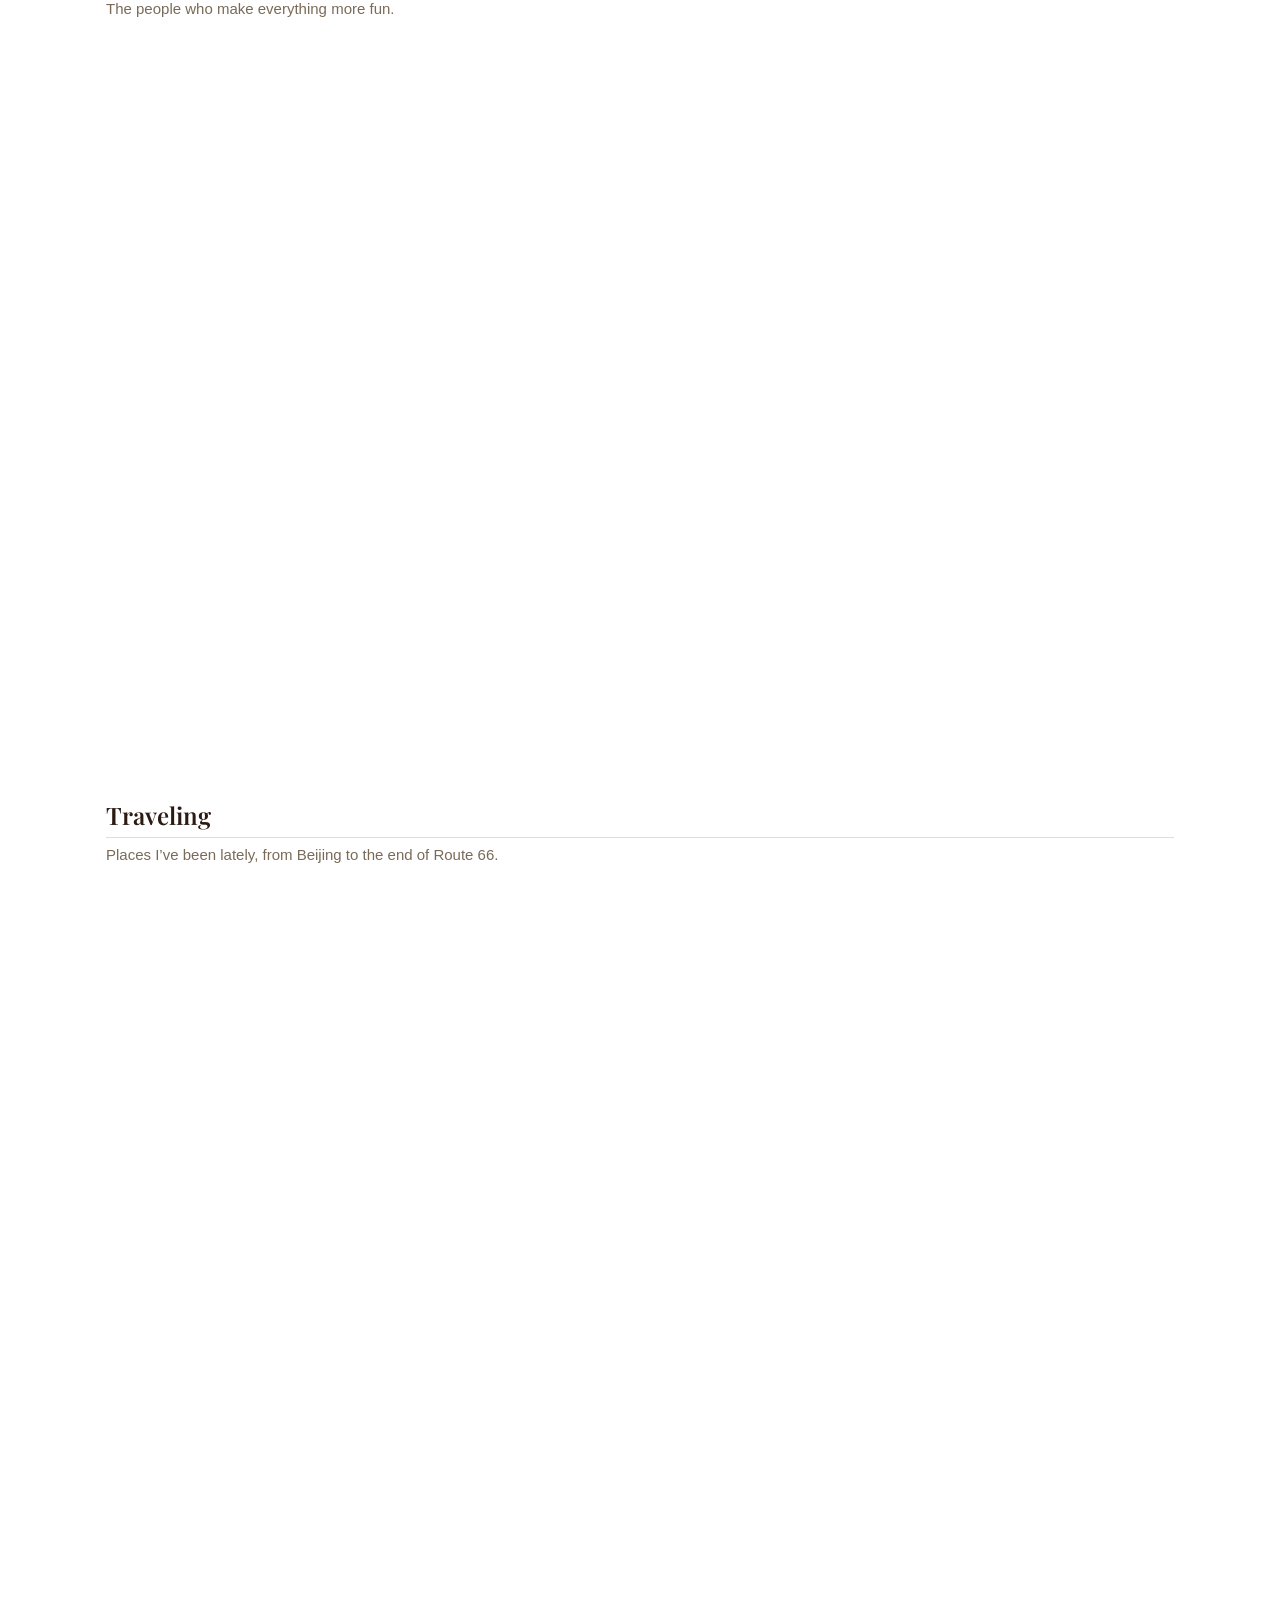
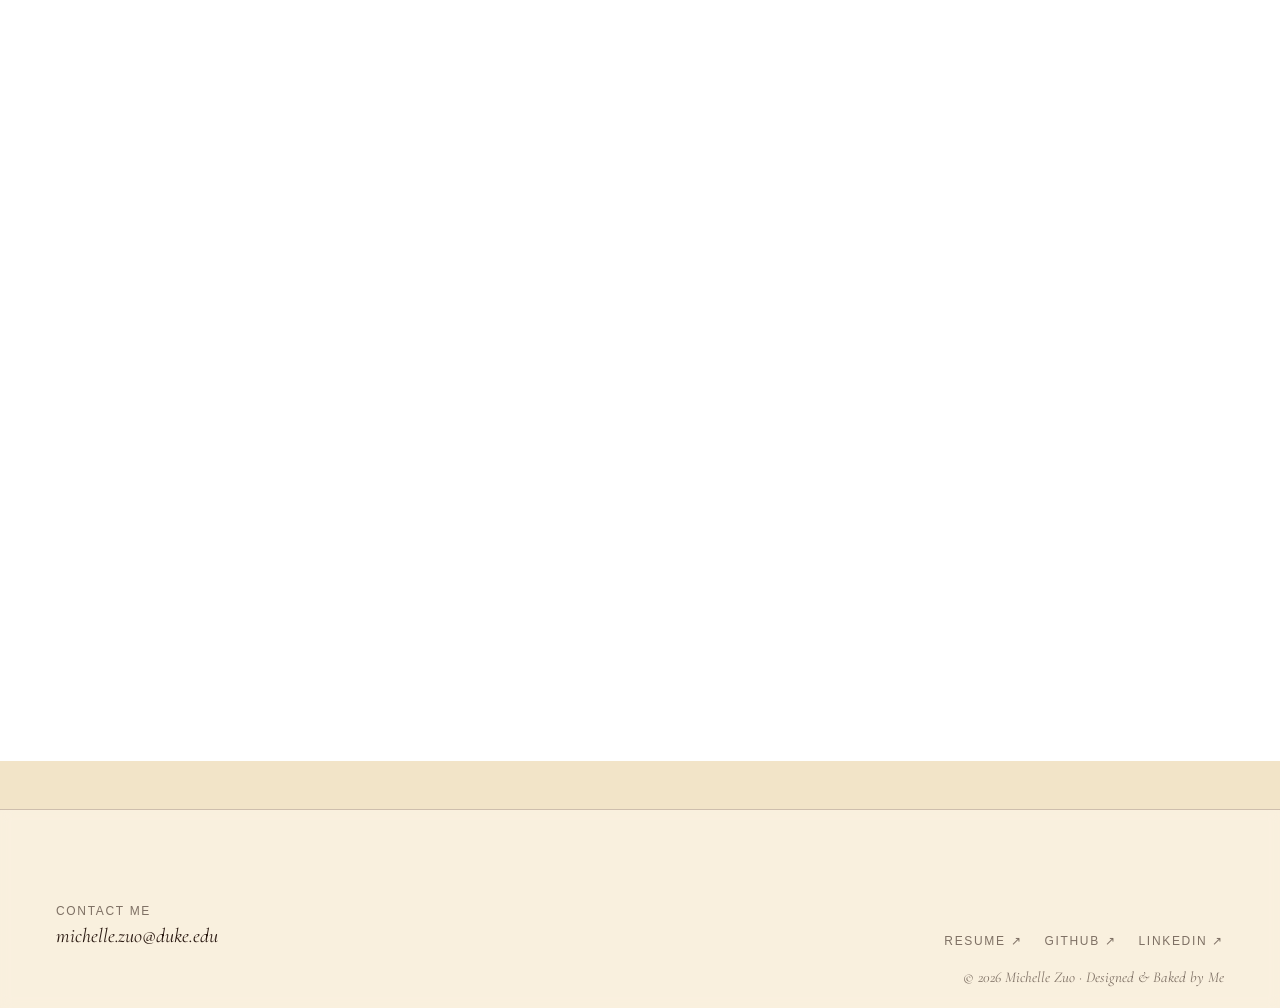
<file: about.html>
<!DOCTYPE html>
<html lang="en">
<head>
  <meta charset="utf-8">
  <title>About Me · Michelle Zuo</title>
  <meta http-equiv="refresh" content="0; url=index.html#about">
  <link rel="canonical" href="index.html#about">
</head>
<body>
  <p>About Me now lives on the <a href="index.html#about">home page</a>.</p>
</body>
</html>
</file>
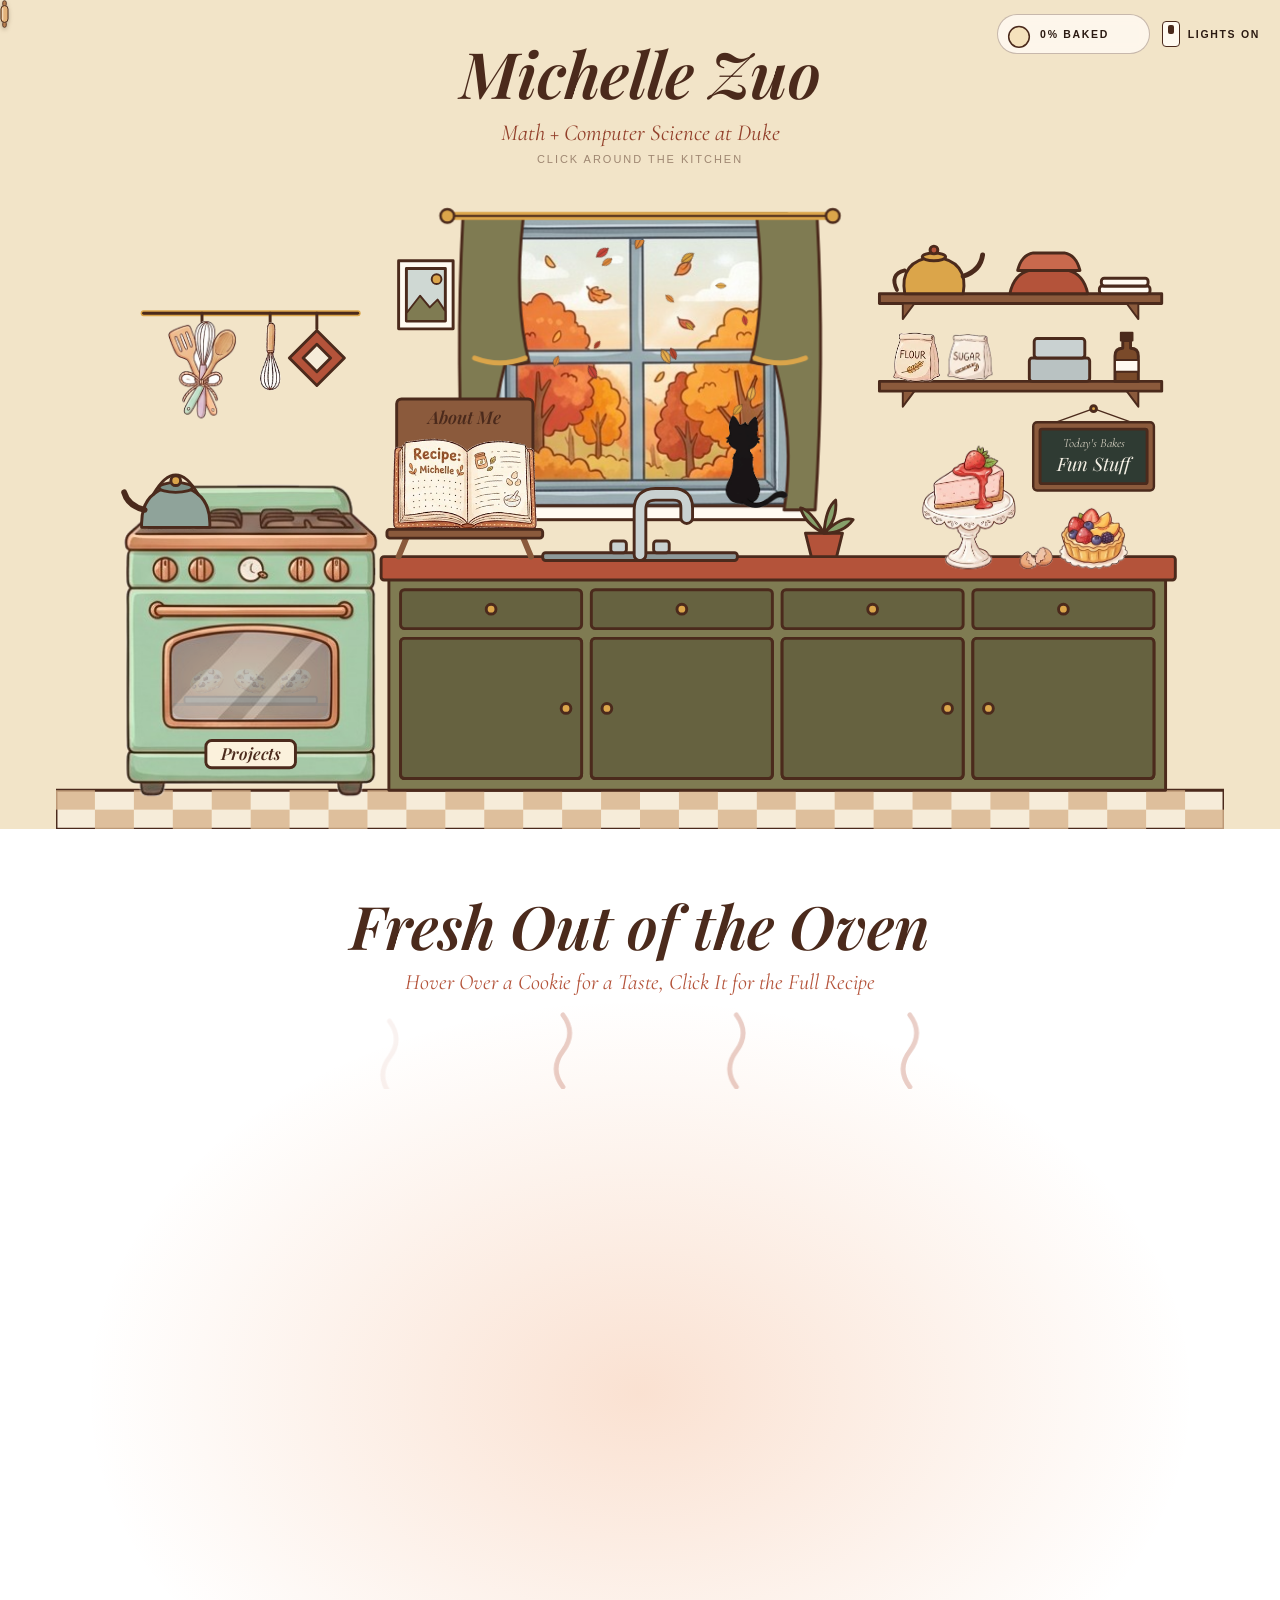
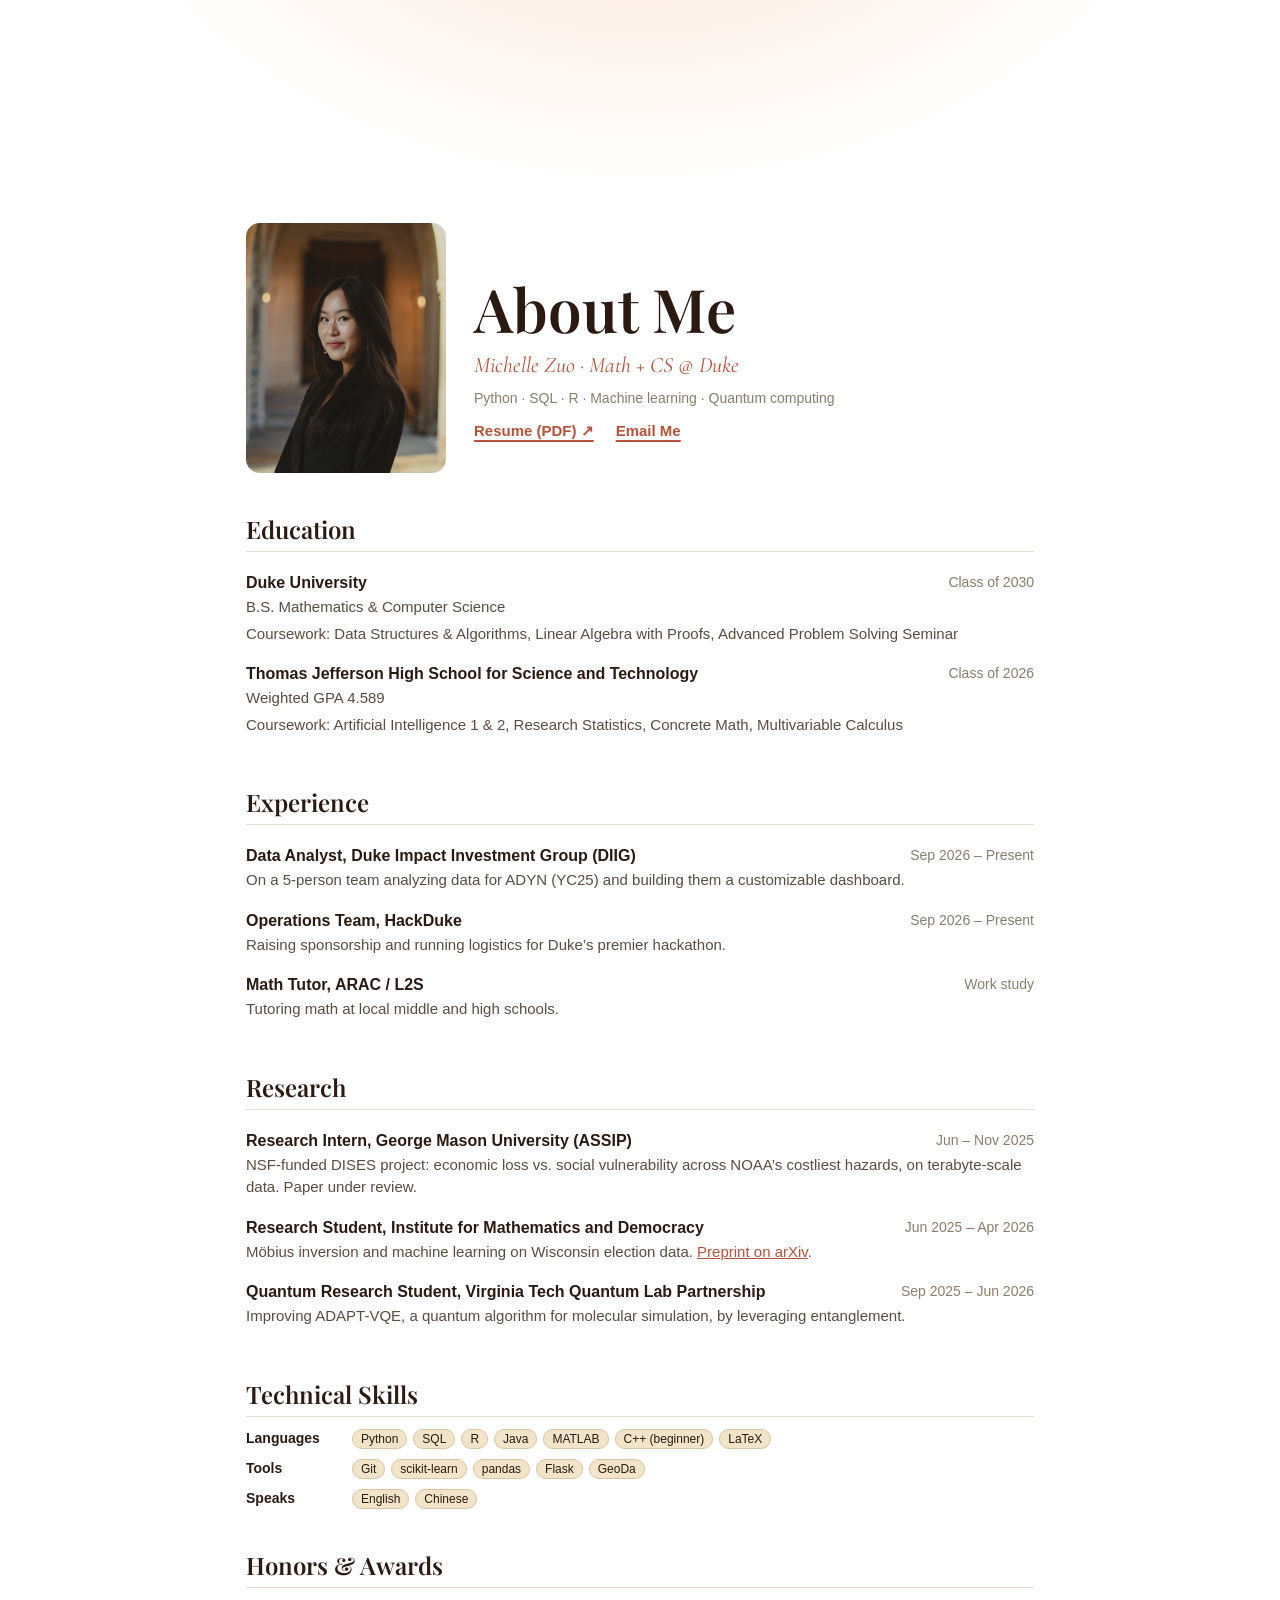
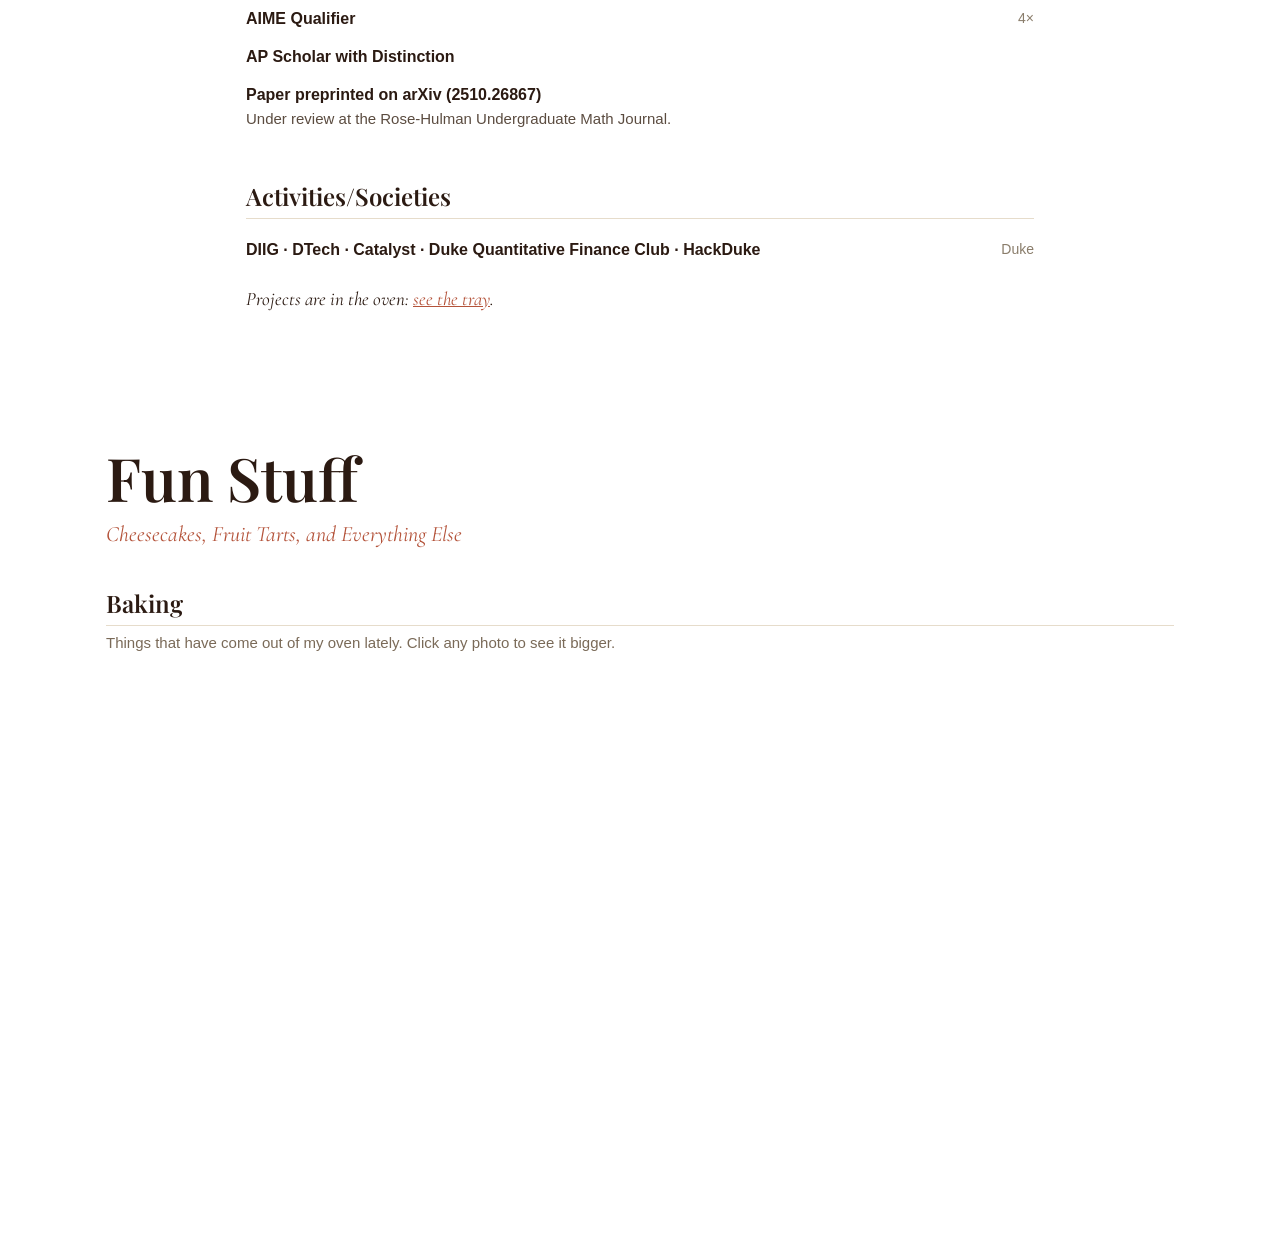
<file: fun.html>
<!DOCTYPE html>
<html lang="en">
<head>
  <meta charset="utf-8">
  <title>Fun Stuff · Michelle Zuo</title>
  <meta http-equiv="refresh" content="0; url=index.html#fun">
  <link rel="canonical" href="index.html#fun">
</head>
<body>
  <p>Fun Stuff now lives on the <a href="index.html#fun">home page</a>.</p>
</body>
</html>
</file>
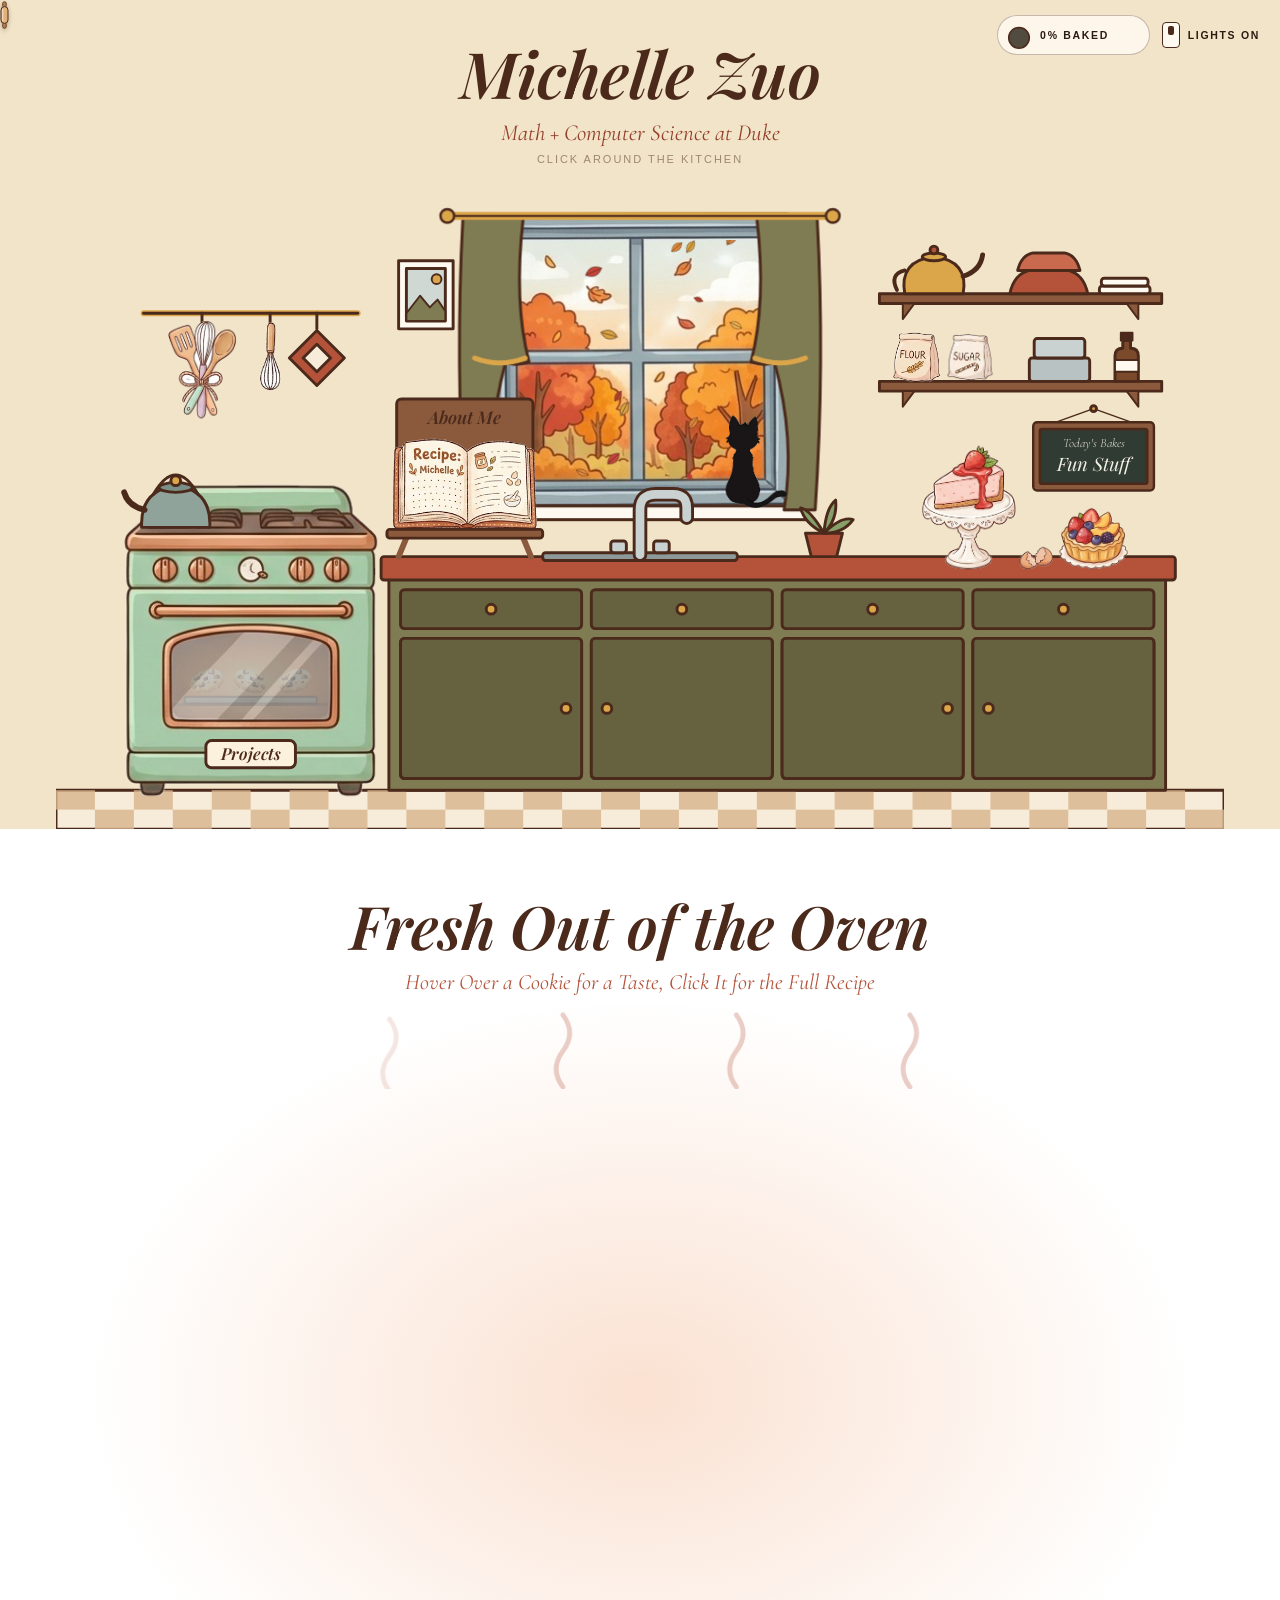
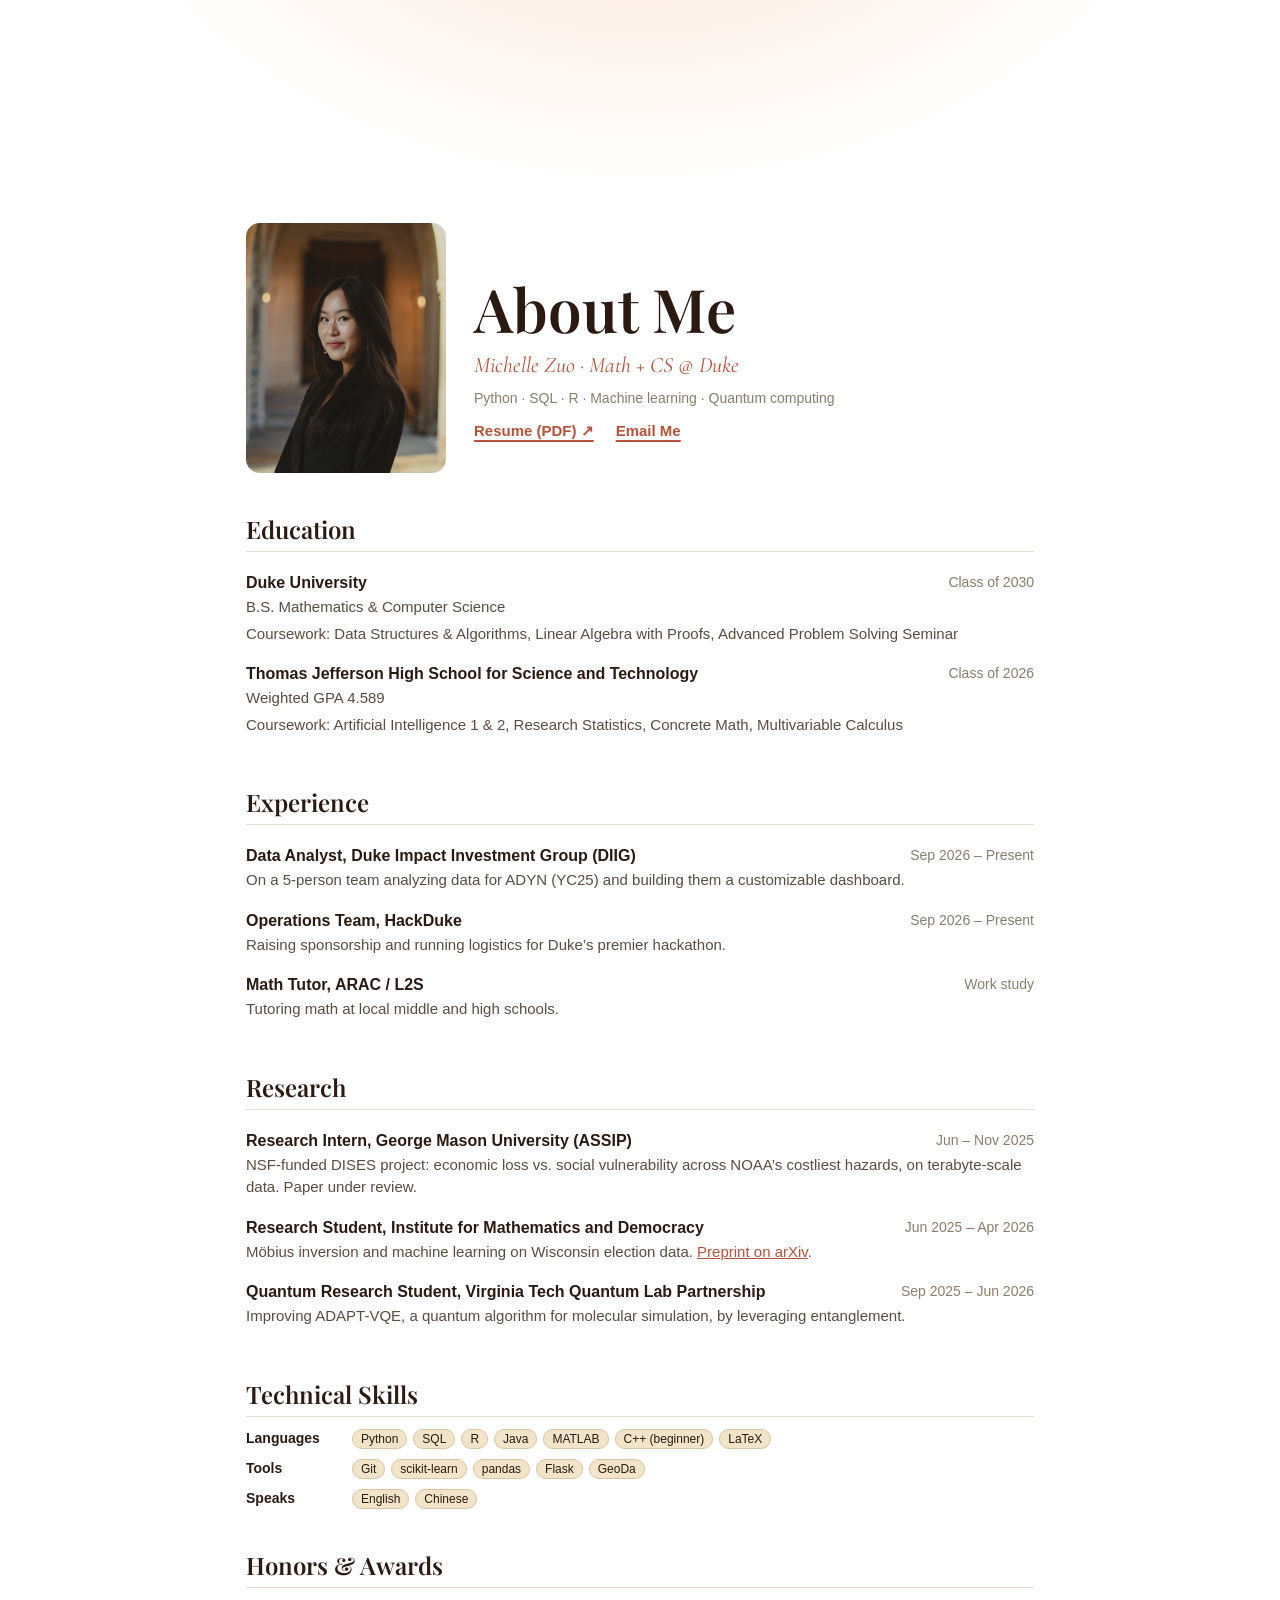
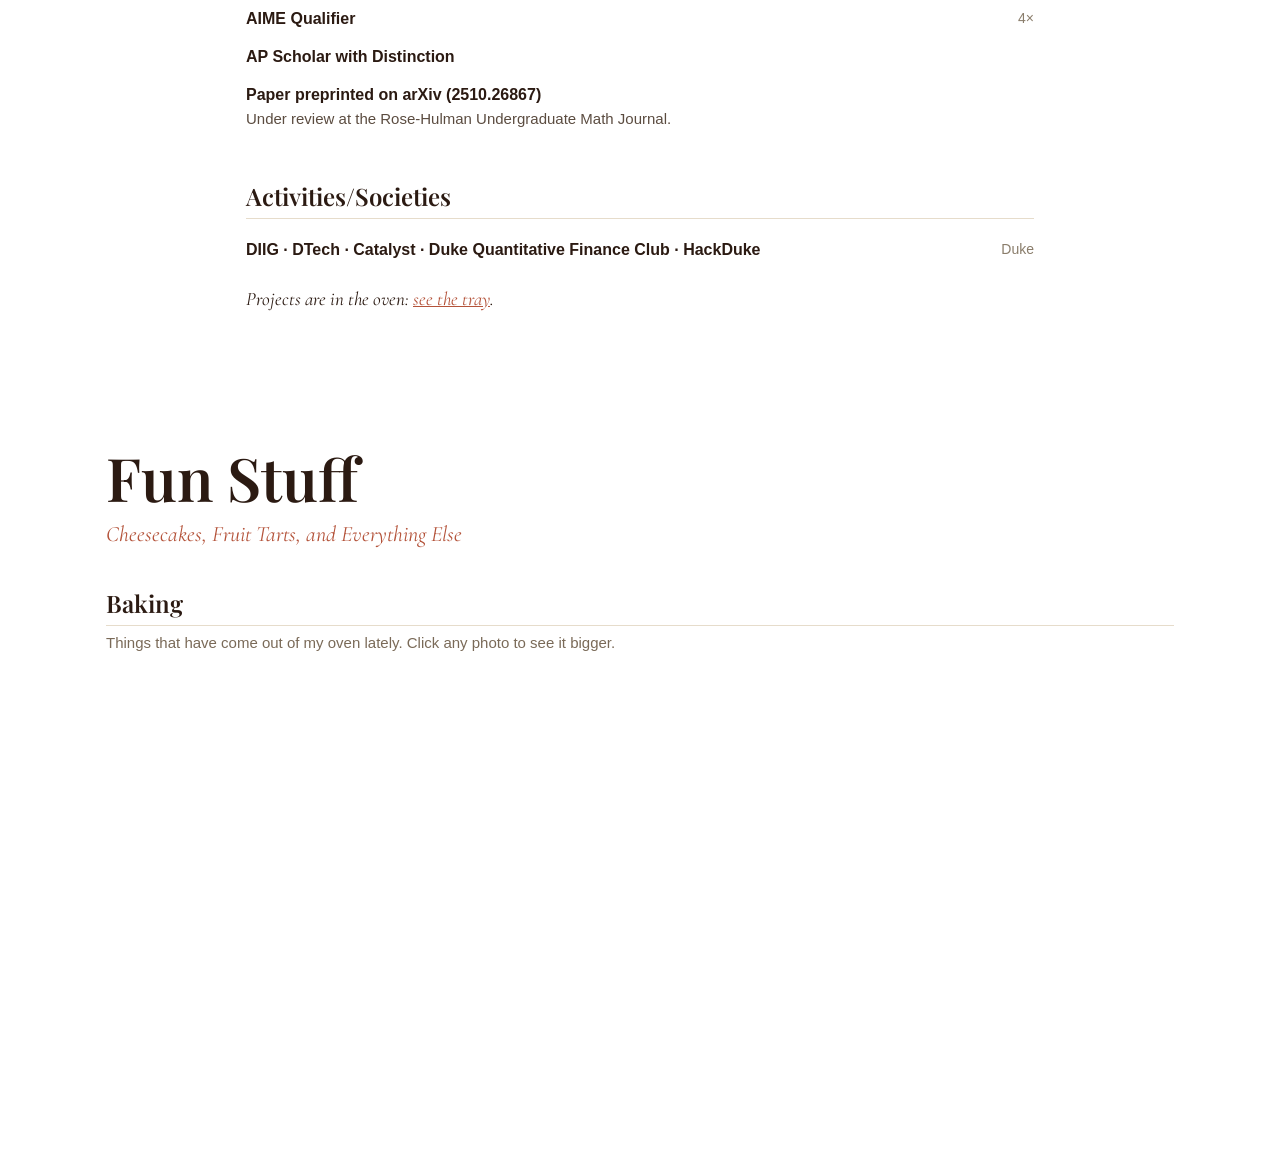
<file: projects.html>
<!DOCTYPE html>
<html lang="en">
<head>
  <meta charset="utf-8">
  <title>Projects · Michelle Zuo</title>
  <meta http-equiv="refresh" content="0; url=index.html#projects">
  <link rel="canonical" href="index.html#projects">
</head>
<body>
  <p>Projects now live on the <a href="index.html#projects">home page</a>.</p>
</body>
</html>
</file>
<file: css/style.css>
/* ---------- shared tokens ---------- */
:root {
  --cream: #f6ecd9;
  --wall: #f2e4c8;
  --plank: #efdfbf;
  --line: #4b2a1c;
  --terracotta: #b4533a;
  --rust: #93402b;
  --olive: #7f7b52;
  --olive-dark: #666240;
  --mustard: #dba54a;
  --night: #2e3a58;
  --wood: #8b5a3c;
  --ink: #2b1a12;
  --paper: #fffaf1;

  --f-display: "Playfair Display", Georgia, serif;
  --f-serif: "Cormorant Garamond", Georgia, serif;
  --f-body: "Helvetica Neue", Helvetica, Arial, sans-serif;
}

* { box-sizing: border-box; }
html, body { margin: 0; }
html { overflow-x: clip; } /* hidden popups shouldn't cause sideways scroll */
body {
  font-family: var(--f-body);
  color: var(--ink);
  background: #fff;
  -webkit-font-smoothing: antialiased;
  min-height: 100vh;
  display: flex;
  flex-direction: column;
}
body > main { flex: 1 0 auto; }
a { color: inherit; }

/* ---------- footer on every page (content above, rule, drawing + links) ---------- */
.site-footer {
  margin-top: 48px;
  border-top: 1px solid rgba(75, 42, 28, .25);
  background: rgba(255, 250, 241, .55);
  -webkit-backdrop-filter: blur(6px);
  backdrop-filter: blur(6px);
  color: rgba(43, 26, 18, .6);
}
.footer-inner {
  max-width: 1200px;
  margin: 0 auto;
  padding: 28px 16px 20px;
  display: flex;
  align-items: flex-end;
  justify-content: space-between;
  gap: 24px;
  flex-wrap: wrap;
}
/* blank spot for a drawing later: drop an <img> in here */
.footer-art {
  flex: 1 1 260px;
  min-height: 110px;
}
.footer-links {
  display: flex;
  gap: 22px;
  font-family: var(--f-body);
  font-size: 12px;
  letter-spacing: .14em;
  text-transform: uppercase;
}
.footer-links a {
  text-decoration: none;
  transition: color .15s;
}
.footer-links a:hover,
.footer-links a:focus-visible { color: var(--ink); text-decoration: underline; text-underline-offset: 4px; }
.footer-copy {
  max-width: 1200px;
  margin: 0 auto;
  padding: 0 16px 22px;
  font-family: var(--f-serif);
  font-style: italic;
  font-size: 15px;
  text-align: right;
}

/* back-to-kitchen link on subpages */
.back {
  display: inline-block;
  margin: 22px 16px 0;
  font-family: var(--f-serif);
  font-style: italic;
  font-size: 20px;
  text-decoration: none;
  color: var(--terracotta);
}
.back:hover { text-decoration: underline; text-underline-offset: 4px; }

/* ---------- landing / kitchen ---------- */
/* same tan as the kitchen wall, so the name and the kitchen read as one room */
body.kitchen-page { background: var(--wall); }
.hello {
  text-align: center;
  padding: 30px 16px 0;
}
.hello h1 {
  margin: 0;
  font-family: var(--f-display);
  font-weight: 600;
  font-style: italic;
  font-size: clamp(38px, 6vw, 64px);
  color: var(--line);
  letter-spacing: -.01em;
}
.hello p {
  margin: 4px 0 0;
  font-family: var(--f-serif);
  font-style: italic;
  font-size: clamp(18px, 2.2vw, 23px);
  color: var(--rust);
}
.hello .hint {
  margin-top: 6px;
  font-family: var(--f-body);
  font-style: normal;
  font-size: 11px;
  letter-spacing: .18em;
  text-transform: uppercase;
  color: rgba(75, 42, 28, .5);
}
.kitchen-wrap {
  max-width: 1200px;
  width: 100%;
  margin: 12px auto 0;
  padding: 0 16px;
}
.kitchen { width: 100%; height: auto; display: block; }
.kitchen .ol { stroke: var(--line); stroke-width: 3; stroke-linejoin: round; stroke-linecap: round; }
.kitchen .serif { font-family: var(--f-display); font-style: italic; }

/* clickable things in the kitchen */
.hotspot { cursor: pointer; outline: none; }
.hotspot .lift { transition: transform .25s ease; transform-box: fill-box; transform-origin: center bottom; }
.hotspot:hover .lift,
.hotspot:focus-visible .lift { transform: translateY(-6px); }
.hotspot .uline { opacity: 0; transition: opacity .2s; }
.hotspot:hover .uline,
.hotspot:focus-visible .uline { opacity: 1; }

/* oven glow */
.oven-glow { opacity: .15; transition: opacity .35s ease; }
.oven-hot  { opacity: 0; transition: opacity .35s ease; }
#oven:hover .oven-glow, #oven:focus-visible .oven-glow { opacity: 1; }
#oven:hover .oven-hot,  #oven:focus-visible .oven-hot  { opacity: 1; }
.steam path { fill: none; stroke: #fff; stroke-width: 4; stroke-linecap: round; opacity: 0; }
#oven:hover .steam path, #oven:focus-visible .steam path,
#desserts:hover .steam path, #desserts:focus-visible .steam path { animation: steam 2.2s ease-in-out infinite; }
.steam path:nth-child(2) { animation-delay: .5s !important; }
.steam path:nth-child(3) { animation-delay: 1s !important; }
@keyframes steam {
  0%   { opacity: 0; transform: translateY(8px); }
  40%  { opacity: .8; }
  100% { opacity: 0; transform: translateY(-26px); }
}

/* chalkboard brightens on hover */
#desserts .chalk { transition: fill .2s; }
#desserts:hover .chalk, #desserts:focus-visible .chalk { fill: #fff6c9; }

/* autumn leaves */
.leaves path { stroke: rgba(75, 42, 28, .5); stroke-width: .8; animation: leaf linear infinite; }
@keyframes leaf {
  0%   { transform: translate(0, -30px) rotate(0deg); }
  25%  { transform: translate(14px, 50px) rotate(90deg); }
  50%  { transform: translate(-6px, 130px) rotate(200deg); }
  75%  { transform: translate(12px, 210px) rotate(280deg); }
  100% { transform: translate(-4px, 290px) rotate(360deg); }
}

/* sink easter egg */
.water { opacity: 0; transition: opacity .2s; }
#sink.on .water { opacity: 1; }
#sink.on .water line { animation: pour .5s linear infinite; }
@keyframes pour { to { stroke-dashoffset: -24; } }

/* cat tail wiggle */
.tail { transform-box: view-box; transform-origin: 730.7px 443.2px; animation: wag 4.5s ease-in-out infinite; }
/* a slow sway, then a quick little shake */
@keyframes wag {
  0%, 100% { transform: rotate(0); }
  20%  { transform: rotate(-9deg); }
  40%  { transform: rotate(5deg); }
  55%  { transform: rotate(0); }
  60%  { transform: rotate(-6deg); }
  64%  { transform: rotate(5deg); }
  68%  { transform: rotate(-6deg); }
  72%  { transform: rotate(5deg); }
  78%  { transform: rotate(0); }
}

/* text menu for small screens / screen readers */
.menu-list {
  display: none;
  list-style: none;
  margin: 20px 0 0;
  padding: 0;
  text-align: center;
  font-family: var(--f-display);
  font-style: italic;
  font-size: 22px;
  line-height: 1.7;
}
.menu-list a { color: var(--terracotta); }
@media (max-width: 640px) {
  .menu-list { display: block; }
}

@media (prefers-reduced-motion: reduce) {
  *, *::before, *::after { animation: none !important; transition: none !important; }
}

/* ---------- plain white pages (about / fun) ---------- */
.plain {
  max-width: 820px;
  width: 100%;
  margin: 0 auto;
  padding: 24px 16px 40px;
}
.plain h1 {
  font-family: var(--f-display);
  font-weight: 600;
  font-size: clamp(40px, 7vw, 60px);
  margin: 12px 0 4px;
}
.plain .kicker {
  font-family: var(--f-serif);
  font-style: italic;
  font-size: 22px;
  color: var(--terracotta);
  margin: 0 0 32px;
}
.plain h2 {
  font-family: var(--f-display);
  font-weight: 600;
  font-size: 24px;
  margin: 40px 0 12px;
  padding-bottom: 6px;
  border-bottom: 1.5px solid #e6dccb;
}
.about-top {
  display: grid;
  grid-template-columns: 200px 1fr;
  gap: 28px;
  align-items: center;
}
.photo-slot {
  aspect-ratio: 4 / 5;
  border: 1.5px dashed #cdbfa6;
  border-radius: 14px;
  display: grid;
  place-items: center;
  font-family: var(--f-serif);
  font-style: italic;
  font-size: 18px;
  color: #a8997f;
  text-align: center;
}
.photo {
  display: block;
  width: 100%;
  height: auto;
  aspect-ratio: 4 / 5;
  object-fit: cover;
  object-position: 50% 45%;
  border-radius: 14px;
}
.entries { list-style: none; margin: 0; padding: 0; }
.entries li {
  display: grid;
  grid-template-columns: 1fr auto;
  gap: 4px 16px;
  padding: 10px 0;
}
.entries .what { font-weight: 600; }
.entries .when { color: #8a7d6b; font-size: 14px; white-space: nowrap; }
.entries .detail { grid-column: 1 / -1; color: #5b4c40; font-size: 15px; line-height: 1.5; }
.entries .detail a,
.detail-note a { color: var(--terracotta); }
.detail-note { margin-top: 18px; font-family: var(--f-serif); font-style: italic; font-size: 19px; }
/* recruiter-friendly bits on the about page */
.quick-facts { margin: -20px 0 16px; font-size: 14px; color: #8a7d6b; }
.about-actions { display: flex; flex-wrap: wrap; gap: 22px; }
/* plain text links, just underlined */
.btn {
  color: var(--terracotta);
  font-size: 15px;
  font-weight: 600;
  text-decoration: underline;
  text-decoration-thickness: 1.5px;
  text-underline-offset: 4px;
}
.btn:hover, .btn:focus-visible { text-decoration-thickness: 2.5px; }
.skills {
  display: grid;
  grid-template-columns: 90px 1fr;
  gap: 10px 16px;
  margin: 0;
  align-items: baseline;
}
.skills dt { font-weight: 600; font-size: 14px; }
.skills dd { margin: 0; }
.tbd {
  font-family: var(--f-serif);
  font-style: italic;
  font-size: 22px;
  color: #a8997f;
}
@media (max-width: 560px) {
  .about-top { grid-template-columns: 1fr; }
  .photo-slot, .photo { max-width: 220px; }
  .entries li { grid-template-columns: 1fr; }
  .skills { grid-template-columns: 1fr; gap: 4px; }
  .skills dd { margin-bottom: 8px; }
}

/* ---------- projects / baking tray ---------- */
body.tray-page { background: #fff; }
/* warm oven glow behind the tray */
.tray-stage::before {
  content: "";
  position: absolute;
  inset: -80px -120px;
  z-index: -1;
  background: radial-gradient(ellipse at 50% 50%, rgba(233, 119, 47, .22), rgba(233, 119, 47, .08) 45%, transparent 70%);
  pointer-events: none;
}
.tray-head { text-align: center; padding: 8px 16px 0; }
.tray-head h1,
.tray-head .tray-title {
  margin: 0;
  font-family: var(--f-display);
  font-style: italic;
  font-weight: 600;
  font-size: clamp(38px, 6vw, 60px);
  color: var(--line);
}
.tray-head p {
  margin: 4px 0 0;
  font-family: var(--f-serif);
  font-style: italic;
  font-size: clamp(18px, 2.2vw, 22px);
  color: var(--terracotta);
}
.tray-stage {
  position: relative;
  max-width: 880px;
  width: 100%;
  margin: 80px auto 0;
  padding: 0 16px;
}
.tray {
  position: relative;
  padding: 44px 36px;
  border-radius: 22px;
  background:
    linear-gradient(135deg, rgba(255,255,255,.12), rgba(255,255,255,0) 40%),
    linear-gradient(#a9a39a, #8b857c);
  border: 3px solid var(--line);
  box-shadow:
    inset 0 0 0 10px #9d978d,
    inset 0 0 0 13px var(--line),
    0 24px 50px rgba(0,0,0,.45);
}
.tray::before { /* parchment */
  content: "";
  position: absolute;
  inset: 22px;
  border-radius: 6px;
  background: #efe1c4;
  opacity: .9;
  box-shadow: inset 0 0 30px rgba(120,70,20,.25);
}
.cookies {
  position: relative;
  display: grid;
  grid-template-columns: repeat(3, 1fr);
  gap: 30px 20px;
  justify-items: center;
}
@media (max-width: 600px) {
  .cookies { grid-template-columns: 1fr; gap: 26px; }
  .tray { padding: 36px 22px; }
}

.cookie-slot { position: relative; width: 100%; display: grid; justify-items: center; }
.cookie {
  --size: min(225px, 23vw);
  position: relative;
  width: var(--size);
  height: var(--size);
  border: 0;
  padding: 0;
  cursor: pointer;
  background: none;
  transition: transform .25s ease;
}
.cookie:hover,
.cookie:focus-visible,
.cookie.open { transform: translateY(-8px) scale(1.04); outline: none; }
@media (max-width: 600px) {
  .cookie { --size: min(230px, 62vw); }
}
.cookie img {
  width: 100%;
  height: 100%;
  object-fit: contain;
  display: block;
  filter: drop-shadow(0 6px 5px rgba(80, 40, 15, .35));
}
.cookie:focus-visible img { filter: drop-shadow(0 0 0 var(--terracotta)) drop-shadow(0 0 4px var(--mustard)); }

.cookie-name {
  margin-top: 4px;
  font-family: var(--f-display);
  font-style: italic;
  font-size: 20px;
  color: var(--line);
  position: relative;
  text-align: center;
}

/* the little bakery-tag popup */
.card {
  position: absolute;
  top: calc(100% + 8px);
  left: 50%;
  z-index: 20;
  width: min(320px, calc(100vw - 32px));
  padding: 14px 16px 16px;
  background: var(--paper);
  color: var(--ink);
  border: 1.5px solid var(--line);
  border-radius: 10px;
  box-shadow: 0 12px 30px rgba(40, 20, 10, .35);
  opacity: 0;
  pointer-events: none;
  transform: translate(calc(-50% + var(--nudge, 0px)), 6px);
  transition: opacity .2s ease, transform .2s ease;
}
.cookie-slot.open .card {
  opacity: 1;
  transform: translate(calc(-50% + var(--nudge, 0px)), 0);
}
.card h3 { margin: 0 0 4px; font-family: var(--f-display); font-size: 20px; }
.card p  { margin: 0 0 10px; font-size: 14px; line-height: 1.45; color: #5b4c40; }
.card .card-meta { font-size: 12px; color: #8a7d6b; margin-bottom: 8px; }
.card .card-hint { margin: 10px 0 0; font-family: var(--f-serif); font-style: italic; font-size: 16px; color: var(--terracotta); }
.chips { display: flex; flex-wrap: wrap; gap: 6px; }
.chips span {
  font-size: 12px;
  padding: 2px 8px;
  border-radius: 999px;
  background: #f2e4c8;
  border: 1px solid #d9c5a0;
}
.links { margin-top: 18px; font-size: 14px; }
.links a { color: var(--terracotta); font-weight: 600; margin-right: 16px; }

/* the full recipe card (opens on click) */
.recipe {
  width: min(760px, calc(100vw - 32px));
  max-height: calc(100vh - 48px);
  padding: 0;
  border: 1.5px solid var(--line);
  border-radius: 14px;
  background: var(--paper);
  color: var(--ink);
  box-shadow: 0 30px 80px rgba(20, 10, 5, .5);
  overflow: auto;
}
.recipe::backdrop { background: rgba(30, 15, 8, .6); backdrop-filter: blur(2px); }
.recipe[open] { animation: recipe-in .22s ease; }
@keyframes recipe-in { from { opacity: 0; transform: translateY(12px); } }
.recipe-body {
  padding: 40px 48px 44px;
}
.recipe-close {
  position: sticky;
  top: 10px;
  float: right;
  margin: 10px 10px 0 0;
  width: 36px;
  height: 36px;
  border: 1.5px solid var(--line);
  border-radius: 50%;
  background: var(--paper);
  font-size: 22px;
  line-height: 1;
  cursor: pointer;
}
.recipe-close:hover, .recipe-close:focus-visible { background: var(--mustard); outline: none; }
.recipe-kicker {
  margin: 0;
  font-family: var(--f-body);
  font-size: 11px;
  letter-spacing: .18em;
  text-transform: uppercase;
  color: var(--terracotta);
}
.recipe-title {
  margin: 4px 0 2px;
  font-family: var(--f-display);
  font-style: italic;
  font-weight: 600;
  font-size: clamp(30px, 5vw, 42px);
  line-height: 1.1;
}
.recipe-meta { margin: 0 0 8px; padding-bottom: 18px; border-bottom: 1.5px solid var(--terracotta); font-family: var(--f-serif); font-style: italic; font-size: 19px; color: #7a6a58; }
.recipe h3 {
  margin: 28px 0 8px;
  font-family: var(--f-display);
  font-weight: 600;
  font-size: 20px;
}
.recipe p, .recipe li { font-size: 15.5px; line-height: 1.65; color: #4a3b30; }
.recipe p { margin: 0; }
.recipe ol { margin: 0; padding-left: 22px; }
.recipe li { margin: 6px 0; padding-left: 4px; }
.recipe li::marker { font-family: var(--f-display); font-weight: 600; color: var(--terracotta); }
@media (max-width: 600px) {
  .recipe-body { padding: 28px 22px 32px; }
}

.tray-steam {
  position: absolute;
  left: 16px; top: -66px;
  width: calc(100% - 32px);
  height: 80px;
  pointer-events: none;
}
.tray-steam path {
  fill: none; stroke: rgba(180, 83, 58, .28); stroke-width: 5; stroke-linecap: round;
  animation: steam 3s ease-in-out infinite;
}
.tray-steam path:nth-child(2) { animation-delay: .8s; }
.tray-steam path:nth-child(3) { animation-delay: 1.6s; }
.tray-steam path:nth-child(4) { animation-delay: 2.2s; }


/* ---------- fun page: pinterest-style baking board ---------- */
.plain.wide { max-width: 1100px; }
.board-note { margin: -4px 0 20px; color: #7a6a58; font-size: 15px; }
.board { display: flex; gap: 16px; align-items: flex-start; }
.board-col { flex: 1; min-width: 0; }
@media (max-width: 560px) { .board, .board-col { gap: 10px; } .board .pin { margin-bottom: 10px; border-radius: 12px; } }
.pin {
  position: relative;
  display: block;
  width: 100%;
  margin: 0 0 16px;
  padding: 0;
  border: 0;
  border-radius: 16px;
  overflow: hidden;
  background: #f2e4c8;
  cursor: zoom-in;
  box-shadow: 0 2px 10px rgba(75, 42, 28, .12);
  transition: transform .2s ease, box-shadow .2s ease;
}
.pin img { display: block; width: 100%; height: auto; }
.pin:hover, .pin:focus-visible {
  transform: translateY(-3px);
  box-shadow: 0 10px 26px rgba(75, 42, 28, .22);
  outline: none;
}
.pin:focus-visible { box-shadow: 0 0 0 3px var(--mustard), 0 10px 26px rgba(75, 42, 28, .22); }
.pin-cap {
  position: absolute;
  left: 0; right: 0; bottom: 0;
  padding: 36px 16px 14px;
  text-align: left;
  color: #fff;
  background: linear-gradient(transparent, rgba(30, 15, 8, .72));
  opacity: 0;
  transform: translateY(6px);
  transition: opacity .2s ease, transform .2s ease;
}
.pin-cap strong { display: block; font-family: var(--f-display); font-size: 18px; font-weight: 600; }
.pin-cap span { display: block; font-family: var(--f-serif); font-style: italic; font-size: 16px; opacity: .9; }
.pin:hover .pin-cap, .pin:focus-visible .pin-cap { opacity: 1; transform: none; }
/* touch screens can't hover, so always show captions there */
@media (hover: none) { .pin-cap { opacity: 1; transform: none; } }

.pin-view {
  padding: 0;
  border: 0;
  border-radius: 14px;
  background: var(--paper);
  max-width: min(900px, calc(100vw - 32px));
  max-height: calc(100vh - 48px);
  overflow: auto;
}
.pin-view::backdrop { background: rgba(30, 15, 8, .7); }
.pin-view .recipe-close { position: absolute; top: 10px; right: 10px; float: none; margin: 0; }
.pin-view figure { margin: 0; }
.pin-view img { display: block; max-width: 100%; max-height: calc(100vh - 110px); margin: 0 auto; }
.pin-view figcaption { padding: 12px 18px 16px; font-family: var(--f-serif); font-style: italic; font-size: 19px; color: #4a3b30; }

/* ---------- footer email ---------- */
.footer-links { flex-wrap: wrap; align-items: baseline; }
.footer-links a.email { text-transform: none; letter-spacing: .02em; font-size: 13px; }

/* ---------- cabinet doors (landing) ---------- */
.cabinet { cursor: pointer; outline: none; }
.cab-door { transition: transform .45s cubic-bezier(.3, .7, .3, 1); }
.cab-door rect { transition: fill .45s; }
.cabinet.open .cab-door { transform: scaleX(.1); }
.cabinet.open .cab-door rect { fill: #8a8660; }
.cabinet:hover:not(.open) .cab-door { transform: scaleX(.97); }
.cabinet:focus-visible .cab-inside rect:first-child,
.cabinet:focus-visible .cab-door rect { stroke: var(--mustard); stroke-width: 4; }

/* ---------- oven mitt slides the tray out (projects) ---------- */
.tray-stage.pending .tray { transform: translateX(-120vw); }
.tray-stage.serve .tray { animation: tray-in 1.1s cubic-bezier(.2, .8, .25, 1) both; }
@keyframes tray-in {
  from { transform: translateX(-120vw) rotate(-2deg); }
  70%  { transform: translateX(10px) rotate(.4deg); }
  to   { transform: none; }
}
.mitt {
  position: absolute;
  left: -104px;
  top: 50%;
  width: 170px;
  z-index: 5;
  pointer-events: none;
  opacity: 0;
  filter: drop-shadow(0 8px 10px rgba(0, 0, 0, .35));
}
.tray-stage.serve .mitt { animation: mitt 2.1s cubic-bezier(.2, .8, .25, 1) both; }
@keyframes mitt {
  0%   { opacity: 1; transform: translate(-120vw, -50%) rotate(-2deg); }
  37%  { opacity: 1; transform: translate(10px, -50%) rotate(.4deg); }
  52%  { opacity: 1; transform: translate(0, -50%); }
  68%  { opacity: 1; transform: translate(0, -50%); }
  100% { opacity: 0; transform: translate(-150px, -38%) rotate(-14deg); }
}
@media (max-width: 600px) { .mitt { width: 120px; left: -78px; } }

/* ---------- fun page: photos fade + slide up on scroll ---------- */
.pin {
  opacity: 0;
  translate: 0 28px;
  transition: opacity .7s ease var(--d, 0ms), translate .7s cubic-bezier(.2, .8, .25, 1) var(--d, 0ms),
              transform .2s ease, box-shadow .2s ease;
}
.pin.in { opacity: 1; translate: 0 0; }
@media (prefers-reduced-motion: reduce) { .pin { opacity: 1; translate: none; } }

/* ---------- light switch (top right, every page) ---------- */
.light-switch {
  position: fixed;
  top: 14px;
  right: 16px;
  z-index: 70;
  display: flex;
  align-items: center;
  gap: 8px;
  padding: 6px 4px;
  border: 0;
  background: none;
  color: var(--ink);
  font: 600 10.5px/1 var(--f-body);
  letter-spacing: .16em;
  text-transform: uppercase;
  cursor: pointer;
  transition: background .3s, color .3s, border-color .3s;
}
.light-switch:focus-visible { outline: 3px solid var(--mustard); outline-offset: 2px; }
.light-switch:hover .ls-label { text-decoration: underline; text-underline-offset: 3px; }
.light-switch .plate {
  position: relative;
  width: 18px;
  height: 26px;
  border: 1.5px solid var(--line);
  border-radius: 4px;
  background: var(--paper);
}
.light-switch .nub {
  position: absolute;
  left: 50%;
  top: 3px;
  width: 6px;
  height: 9px;
  margin-left: -3px;
  border-radius: 2px;
  background: var(--line);
  transition: top .2s ease;
}
@media (max-width: 480px) { .light-switch .ls-label { display: none; } }

/* ---------- night mode: the kitchen lights are off ---------- */
body, .site-footer { transition: background-color .4s ease, color .4s ease; }
:root[data-theme="dark"] { color-scheme: dark; }
:root[data-theme="dark"] body { background: #15100c; color: #efe3cf; }
:root[data-theme="dark"] .light-switch { color: #efe3cf; }
:root[data-theme="dark"] .light-switch .plate { background: #3a2a1f; border-color: #efe3cf; }
:root[data-theme="dark"] .light-switch .nub { top: 13px; background: #efe3cf; }
:root[data-theme="dark"] .back { color: #e39b76; }

/* kitchen */
:root[data-theme="dark"] body.kitchen-page { background: #100c0a; }
:root[data-theme="dark"] .hello h1 { color: #f3e6cf; }
:root[data-theme="dark"] .hello p { color: #e39b76; }
:root[data-theme="dark"] .hello .hint { color: rgba(239, 227, 207, .45); }
.kitchen { transition: filter .5s ease; }
:root[data-theme="dark"] .kitchen { filter: brightness(.74) saturate(.92); }
#sky stop { transition: stop-color .5s ease; }
:root[data-theme="dark"] #sky stop:first-child { stop-color: #1b2340; }
:root[data-theme="dark"] #sky stop:last-child  { stop-color: #4a4a6a; }
.night-glass { opacity: 0; transition: opacity .5s ease; }
:root[data-theme="dark"] .night-glass { opacity: .6; }
.sun { opacity: 0; transition: opacity .5s ease; }
:root[data-theme="dark"] .sun { opacity: .95; }
:root[data-theme="dark"] .oven-glow { opacity: .6; }  /* the oven is the nightlight */
:root[data-theme="dark"] .menu-list a { color: #e39b76; }

/* plain pages */
:root[data-theme="dark"] .plain .kicker { color: #e39b76; }
:root[data-theme="dark"] .plain h2 { border-bottom-color: #3a2d24; }
:root[data-theme="dark"] .entries .when { color: #a8987f; }
:root[data-theme="dark"] .entries .detail { color: #cdbfa9; }
:root[data-theme="dark"] .entries .detail a, :root[data-theme="dark"] .detail-note a { color: #e39b76; }
:root[data-theme="dark"] .tbd, :root[data-theme="dark"] .board-note { color: #b3a48f; }
:root[data-theme="dark"] .pin { background: #2a1f18; box-shadow: 0 2px 10px rgba(0, 0, 0, .4); }
:root[data-theme="dark"] .pin-view { background: #211812; }
:root[data-theme="dark"] .pin-view figcaption { color: #efe3cf; }

/* projects */
:root[data-theme="dark"] body.tray-page { background: #15100c; }
:root[data-theme="dark"] .tray-head h1,
:root[data-theme="dark"] .tray-head .tray-title { color: #f3e6cf; }
:root[data-theme="dark"] .tray-head p { color: #e39b76; }
:root[data-theme="dark"] .tray-stage::before { background: radial-gradient(ellipse at 50% 50%, rgba(233, 119, 47, .28), rgba(233, 119, 47, .1) 45%, transparent 70%); }
:root[data-theme="dark"] .tray { filter: brightness(.82); }
:root[data-theme="dark"] .card,
:root[data-theme="dark"] .recipe { background: #211812; color: #efe3cf; border-color: #5a4535; }
:root[data-theme="dark"] .card p,
:root[data-theme="dark"] .recipe p,
:root[data-theme="dark"] .recipe li { color: #d6c8b2; }
:root[data-theme="dark"] .card .card-meta,
:root[data-theme="dark"] .recipe-meta { color: #a8987f; }
:root[data-theme="dark"] .chips span { background: #3a2d24; border-color: #5a4535; color: #efe3cf; }
:root[data-theme="dark"] .quick-facts { color: #a8987f; }
:root[data-theme="dark"] .btn { color: #e39b76; }
:root[data-theme="dark"] .links a,
:root[data-theme="dark"] .card .card-hint,
:root[data-theme="dark"] .recipe-kicker { color: #e39b76; }
:root[data-theme="dark"] .recipe-close { background: #2a1f18; color: #efe3cf; border-color: #efe3cf; }

/* footer */
:root[data-theme="dark"] .site-footer { background: rgba(20, 14, 10, .6); border-top-color: rgba(239, 227, 207, .15); color: rgba(239, 227, 207, .6); }
:root[data-theme="dark"] .footer-links a:hover,
:root[data-theme="dark"] .footer-links a:focus-visible { color: #fff; }

/* ---------- home page: About + Fun under the kitchen ---------- */
html { scroll-behavior: smooth; }
@media (prefers-reduced-motion: reduce) { html { scroll-behavior: auto; } }
/* the oven glow reaches past the tray; clip it at the page edge so phones don't get a sideways scroll */
.below-kitchen { background: #fff; padding-top: 24px; overflow-x: clip; }
.below-kitchen > section { scroll-margin-top: 16px; }
.below-kitchen > section + section { padding-top: 56px; }
.plain h2.big {
  margin: 12px 0 4px;
  padding: 0;
  border: 0;
  font-size: clamp(40px, 7vw, 60px);
}
.board-group { margin-bottom: 8px; }
:root[data-theme="dark"] .below-kitchen { background: #15100c; }

/* ---------- footer: contact on the left ---------- */
.footer-art { display: flex; align-items: flex-end; }
.footer-contact { display: flex; flex-direction: column; gap: 6px; }
.contact-label {
  font-family: var(--f-body);
  font-size: 12px;
  letter-spacing: .14em;
  text-transform: uppercase;
}
.footer-contact .email {
  font-family: var(--f-serif);
  font-style: italic;
  font-size: 20px;
  color: var(--ink);
  text-decoration: none;
}
.footer-contact .email:hover, .footer-contact .email:focus-visible { text-decoration: underline; text-underline-offset: 4px; }
:root[data-theme="dark"] .footer-contact .email { color: #f3e6cf; }
.tray-stage { isolation: isolate; }

/* ---------- projects on the home page ---------- */
.projects-sec { padding: 24px 0 56px; scroll-margin-top: 8px; }
.tray-stage { z-index: 2; }
/* hover card pops out beside the cookie (js picks the roomier side) */
.card.side-right { top: 0; left: 100%; transform: translate(4px, 6px); }
.cookie-slot.open .card.side-right { transform: translate(4px, 0); }
.card.side-left { top: 0; left: auto; right: 100%; transform: translate(-4px, 6px); }
.cookie-slot.open .card.side-left { transform: translate(-4px, 0); }
/* touch screens: no hover, so a tap goes straight to the full recipe card */
@media (hover: none) and (pointer: coarse) { .card { display: none; } }

/* ---------- top-right corner: baking meter + light switch ---------- */
.corner {
  position: fixed;
  top: 14px;
  right: 16px;
  z-index: 70;
  display: flex;
  align-items: center;
  gap: 8px;
}
.corner .light-switch { position: static; }
.bake-meter {
  display: flex;
  align-items: center;
  gap: 6px;
  padding: 4px 12px 4px 6px;
  border: 1.5px solid rgba(75, 42, 28, .3);
  border-radius: 999px;
  background: rgba(255, 250, 241, .85);
  -webkit-backdrop-filter: blur(6px);
  backdrop-filter: blur(6px);
  color: var(--ink);
  font: 600 10.5px/1 var(--f-body);
  letter-spacing: .16em;
  text-transform: uppercase;
  font-variant-numeric: tabular-nums;
  transition: background .3s, color .3s, border-color .3s;
}
.bake-cookie { width: 30px; height: 30px; overflow: visible; color: var(--line); }
.bake-dough { transition: fill .25s linear; }
.bake-label { min-width: 9.2em; }
.bake-steam { opacity: 0; transition: opacity .4s; }
.bake-meter.done .bake-steam { opacity: .75; }
.bake-meter.done .bake-steam path { animation: steam 2.2s ease-in-out infinite; }
.bake-meter.done .bake-steam path:nth-child(2) { animation-delay: .5s; }
.bake-meter.done .bake-steam path:nth-child(3) { animation-delay: 1s; }
:root[data-theme="dark"] .bake-meter { background: rgba(30, 22, 17, .85); color: #efe3cf; border-color: rgba(239, 227, 207, .25); }
:root[data-theme="dark"] .bake-cookie { color: #efe3cf; }
@media (max-width: 480px) { .bake-label { display: none; } .bake-meter { padding: 4px; } }

/* the line along the top: browns from raw dough to golden as you scroll */
.bake-bar {
  position: fixed;
  top: 0;
  left: 0;
  right: 0;
  height: 4px;
  z-index: 80;
  pointer-events: none;
}
.bake-fill {
  height: 100%;
  width: 0;
  background: linear-gradient(90deg, #f5e2bc, #dea85c 60%, #b87034) 0 0 / 100vw 100% no-repeat;
  box-shadow: 0 1px 3px rgba(120, 60, 20, .35);
  border-radius: 0 3px 3px 0;
}
.bake-pin {
  position: absolute;
  top: 0;
  left: 0;
  width: 9px;
  height: 28px;
  filter: drop-shadow(0 2px 2px rgba(60, 30, 10, .3));
}
</file>
